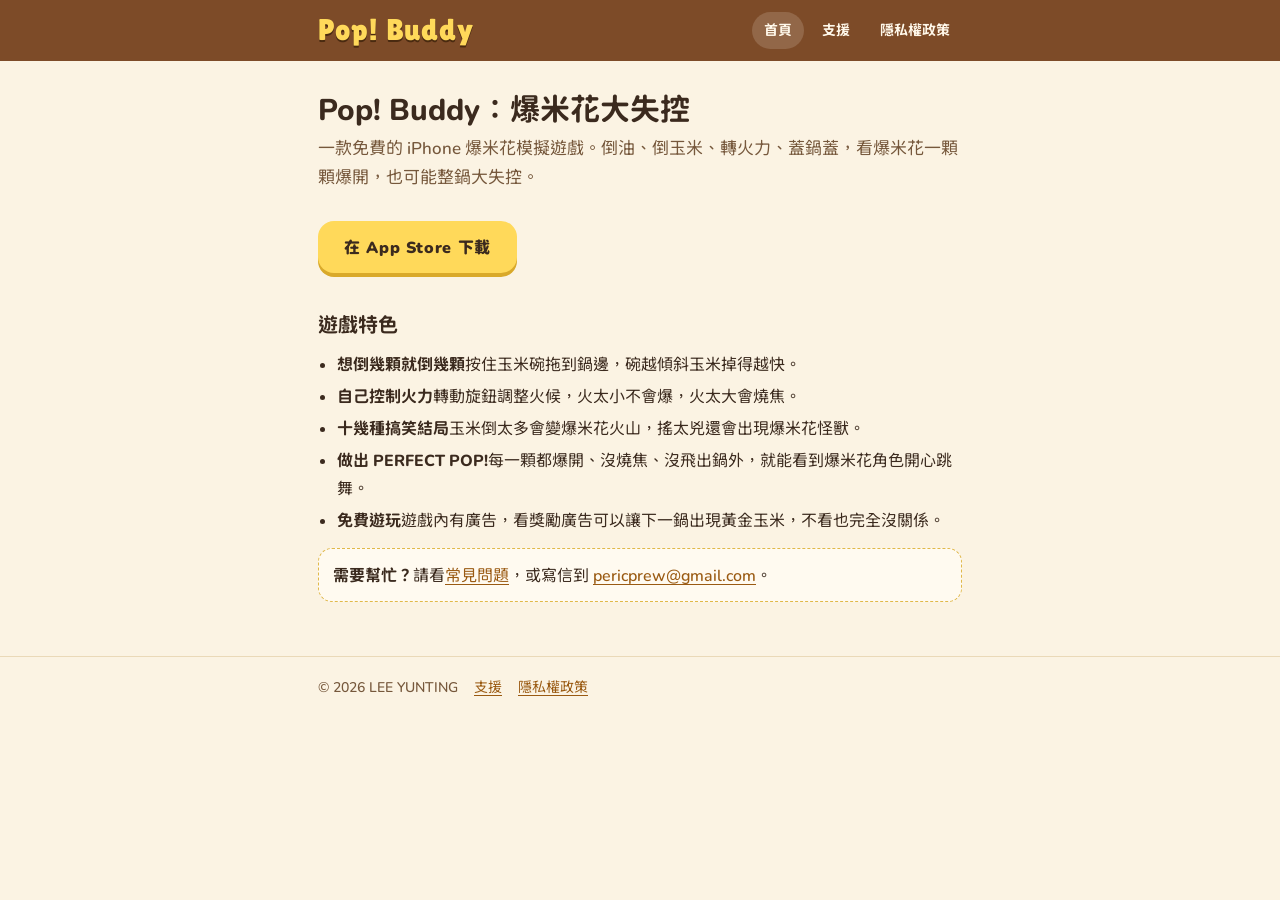
<file: index.html>
<!doctype html>
<html lang="zh-Hant-TW">
<head>
<meta charset="utf-8">
<meta name="viewport" content="width=device-width, initial-scale=1, viewport-fit=cover">
<title>Pop! Buddy — 爆米花大失控</title>
<meta name="description" content="Pop! Buddy 是一款免費的爆米花模擬遊戲：倒油、倒玉米、轉火力，看爆米花一顆顆爆開，也可能整鍋大失控。">
<link rel="icon" href="favicon.svg" type="image/svg+xml">
<link rel="preconnect" href="https://fonts.googleapis.com">
<link rel="preconnect" href="https://fonts.gstatic.com" crossorigin>
<link rel="stylesheet" href="https://fonts.googleapis.com/css2?family=Chiron+GoRound+TC:wght@500;700;900&family=Lilita+One&display=swap">
<link rel="stylesheet" href="site.css">
</head>
<body>
<header class="site"><div class="wrap">
  <a class="brand" href="index.html">Pop! Buddy</a>
  <nav class="links"><a href="index.html" aria-current="page">首頁</a><a href="support.html">支援</a><a href="privacy.html">隱私權政策</a></nav>
</div></header>
<main><div class="wrap">
<h1>Pop! Buddy：爆米花大失控</h1>
<p class="lead">一款免費的 iPhone 爆米花模擬遊戲。倒油、倒玉米、轉火力、蓋鍋蓋，看爆米花一顆顆爆開，也可能整鍋大失控。</p>
<a class="cta" href="https://apps.apple.com/app/id6826415081">在 App Store 下載</a>

<h2>遊戲特色</h2>
<ul class="tips">
  <li><b>想倒幾顆就倒幾顆</b>按住玉米碗拖到鍋邊，碗越傾斜玉米掉得越快。</li>
  <li><b>自己控制火力</b>轉動旋鈕調整火候，火太小不會爆，火太大會燒焦。</li>
  <li><b>十幾種搞笑結局</b>玉米倒太多會變爆米花火山，搖太兇還會出現爆米花怪獸。</li>
  <li><b>做出 PERFECT POP!</b>每一顆都爆開、沒燒焦、沒飛出鍋外，就能看到爆米花角色開心跳舞。</li>
  <li><b>免費遊玩</b>遊戲內有廣告，看獎勵廣告可以讓下一鍋出現黃金玉米，不看也完全沒關係。</li>
</ul>

<div class="note"><b>需要幫忙？</b>請看<a href="support.html">常見問題</a>，或寫信到 <a href="mailto:pericprew@gmail.com">pericprew@gmail.com</a>。</div>
</div></main>
<footer class="site"><div class="wrap">
  <span>© 2026 LEE YUNTING</span>
  <a href="support.html">支援</a>
  <a href="privacy.html">隱私權政策</a>
</div></footer>
</body>
</html>
</file>
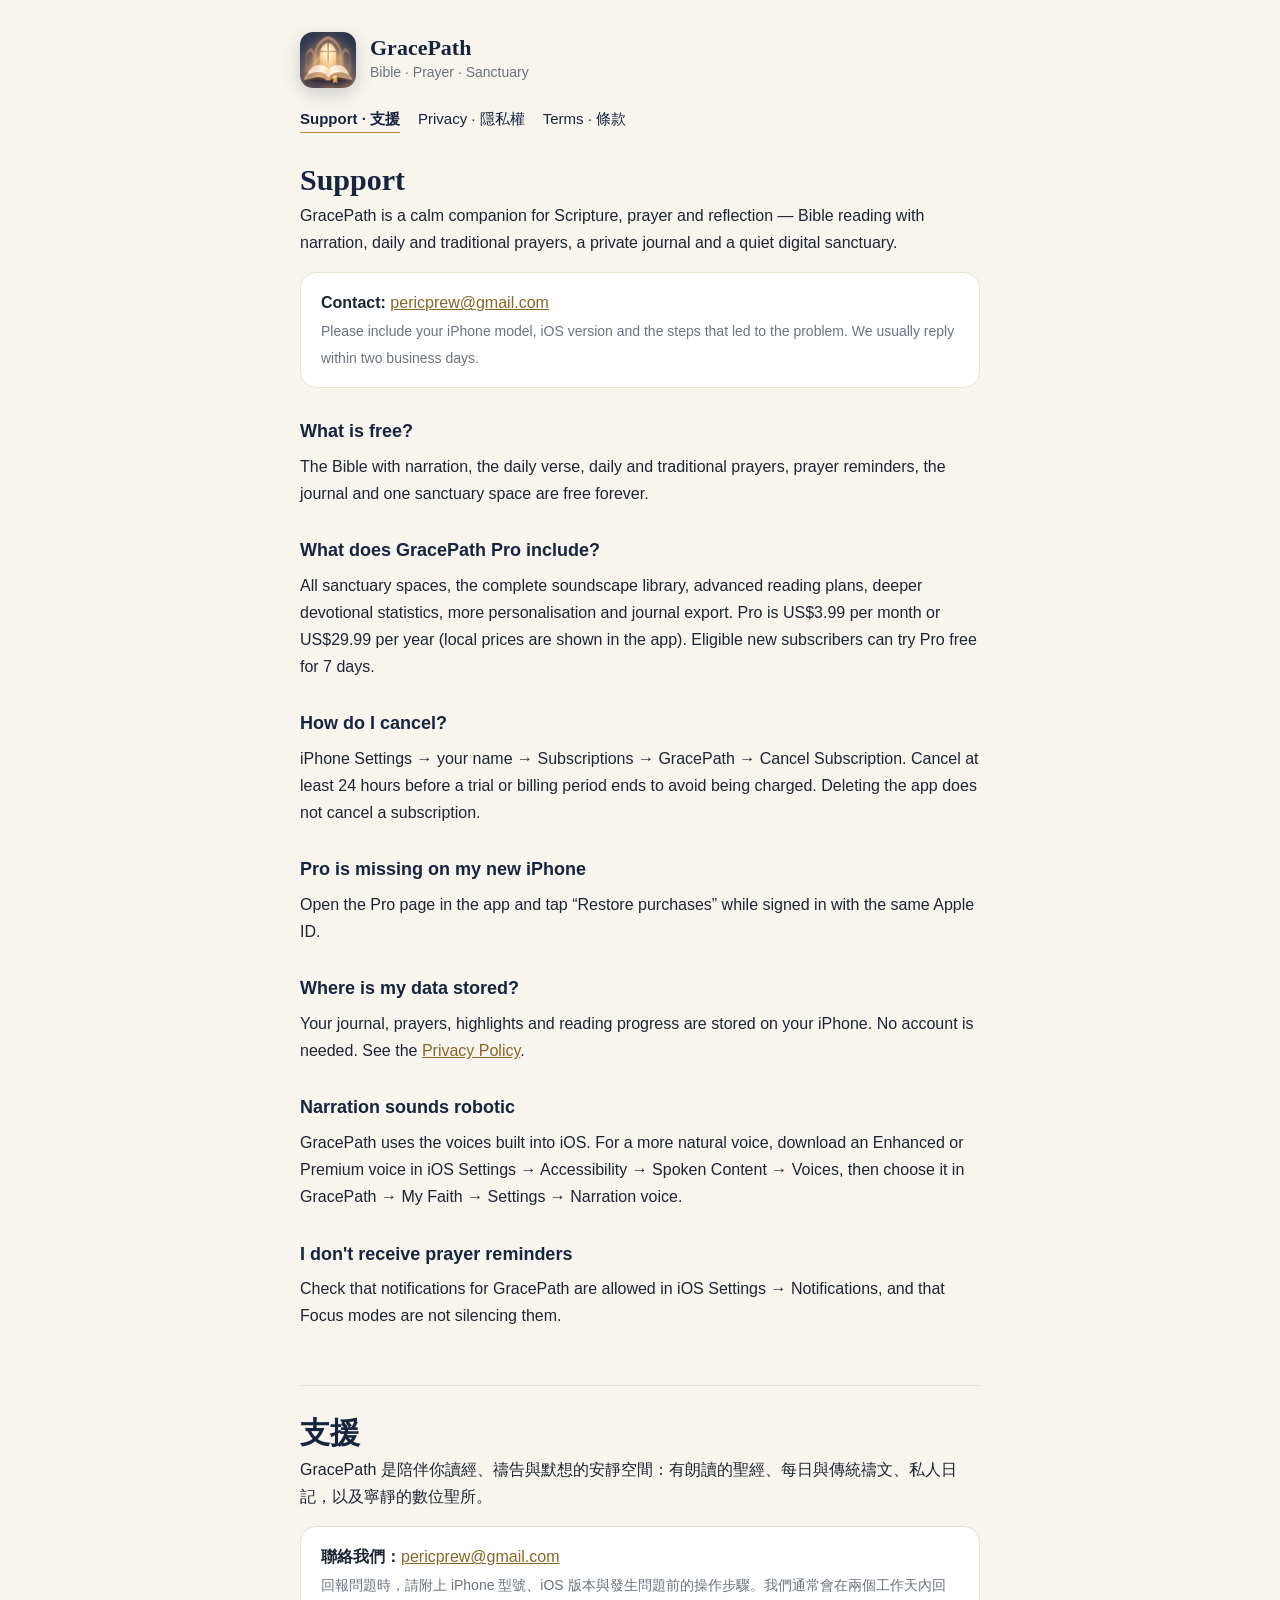
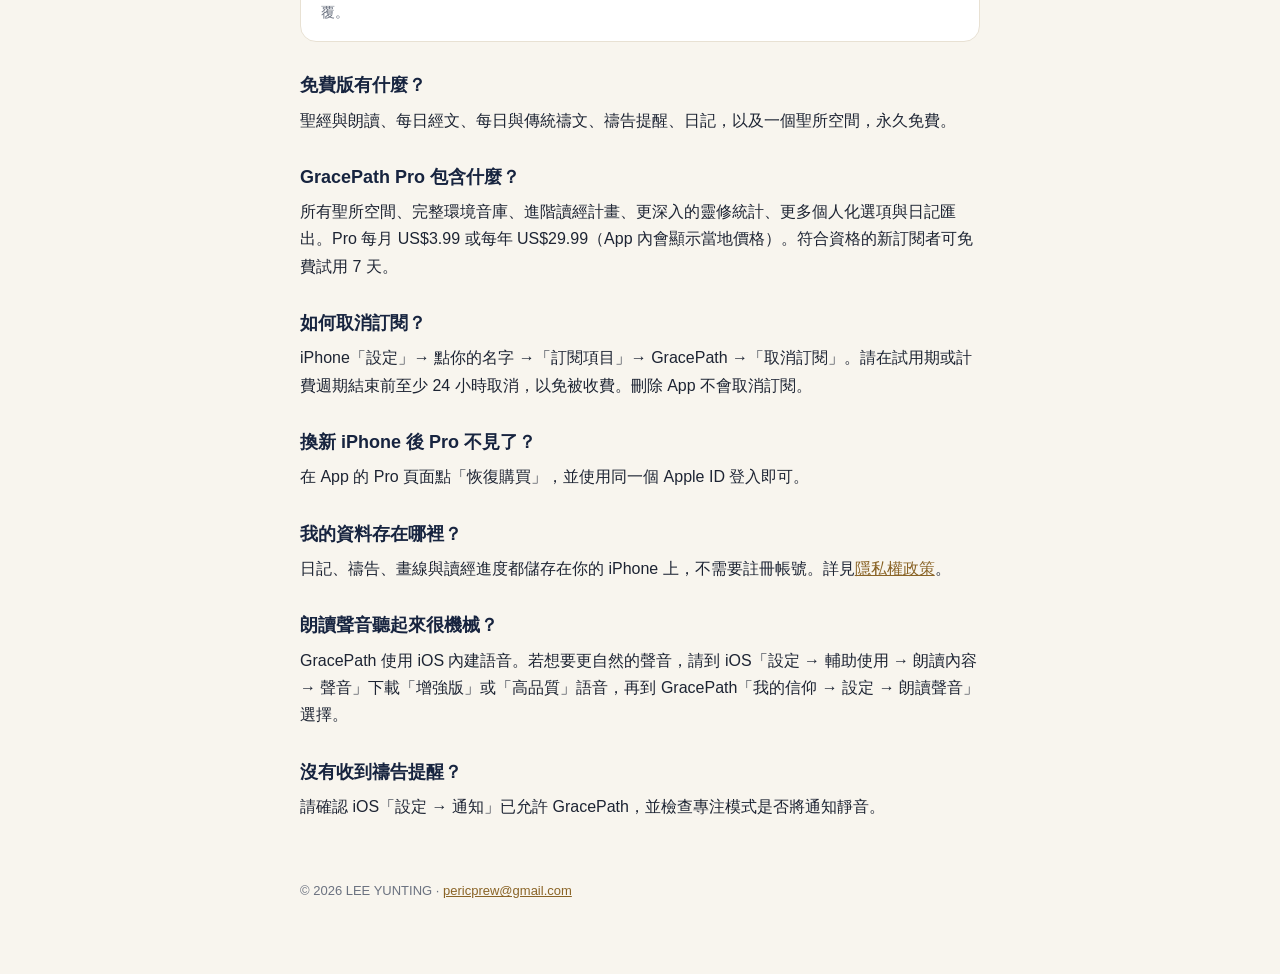
<file: gracepath/index.html>
<!doctype html>
<html lang="en">
<head>
<meta charset="utf-8">
<meta name="viewport" content="width=device-width,initial-scale=1">
<title>GracePath Support · 支援</title>
<link rel="icon" href="icon.png">
<style>
:root{--paper:#F8F5EE;--card:#FFFFFF;--navy:#17243F;--gold:#B78B43;--ink:#1D2433;--muted:#6B7280;--line:#E8E1D3}
*{box-sizing:border-box}
body{margin:0;background:var(--paper);color:var(--ink);font:16px/1.7 -apple-system,BlinkMacSystemFont,"SF Pro Text","PingFang TC","Noto Sans TC",sans-serif;-webkit-font-smoothing:antialiased}
main{max-width:720px;margin:0 auto;padding:32px 20px 72px}
header{display:flex;align-items:center;gap:14px;margin-bottom:8px}
header img{width:56px;height:56px;border-radius:13px;box-shadow:0 6px 18px rgba(23,36,63,.18)}
header .name{font:600 22px/1.2 "New York","Iowan Old Style",Georgia,serif;color:var(--navy)}
header .tag{color:var(--muted);font-size:14px}
nav{display:flex;flex-wrap:wrap;gap:6px 18px;margin:18px 0 28px;font-size:15px}
nav a{color:var(--navy);text-decoration:none;border-bottom:1px solid transparent}
nav a.on{border-bottom-color:var(--gold);font-weight:600}
h1{font:600 30px/1.25 "New York","Iowan Old Style",Georgia,serif;color:var(--navy);margin:0 0 4px}
h2{font-size:18px;color:var(--navy);margin:28px 0 6px}
p{margin:0 0 12px}
a{color:#8A6427}
.muted{color:var(--muted);font-size:14px}
.card{background:var(--card);border:1px solid var(--line);border-radius:16px;padding:16px 20px;margin:16px 0}
.lang{display:inline-block;margin-top:44px;padding-top:28px;border-top:1px solid var(--line);width:100%}
.bullet{padding-left:2px}
footer{margin-top:48px;color:var(--muted);font-size:13px}
</style>
</head>
<body><main>
<header><img src="icon.png" alt=""><div><div class="name">GracePath</div><div class="tag">Bible · Prayer · Sanctuary</div></div></header>
<nav><a href="index.html" class=on>Support · 支援</a><a href="privacy.html">Privacy · 隱私權</a><a href="terms.html">Terms · 條款</a></nav>

<h1>Support</h1>
<p>GracePath is a calm companion for Scripture, prayer and reflection — Bible reading with narration, daily and traditional prayers, a private journal and a quiet digital sanctuary.</p>
<div class="card"><b>Contact:</b> <a href="mailto:pericprew@gmail.com">pericprew@gmail.com</a><br><span class="muted">Please include your iPhone model, iOS version and the steps that led to the problem. We usually reply within two business days.</span></div>
<h2>What is free?</h2>
<p>The Bible with narration, the daily verse, daily and traditional prayers, prayer reminders, the journal and one sanctuary space are free forever.</p>
<h2>What does GracePath Pro include?</h2>
<p>All sanctuary spaces, the complete soundscape library, advanced reading plans, deeper devotional statistics, more personalisation and journal export. Pro is US$3.99 per month or US$29.99 per year (local prices are shown in the app). Eligible new subscribers can try Pro free for 7 days.</p>
<h2>How do I cancel?</h2>
<p>iPhone Settings → your name → Subscriptions → GracePath → Cancel Subscription. Cancel at least 24 hours before a trial or billing period ends to avoid being charged. Deleting the app does not cancel a subscription.</p>
<h2>Pro is missing on my new iPhone</h2>
<p>Open the Pro page in the app and tap “Restore purchases” while signed in with the same Apple ID.</p>
<h2>Where is my data stored?</h2>
<p>Your journal, prayers, highlights and reading progress are stored on your iPhone. No account is needed. See the <a href="privacy.html">Privacy Policy</a>.</p>
<h2>Narration sounds robotic</h2>
<p>GracePath uses the voices built into iOS. For a more natural voice, download an Enhanced or Premium voice in iOS Settings → Accessibility → Spoken Content → Voices, then choose it in GracePath → My Faith → Settings → Narration voice.</p>
<h2>I don't receive prayer reminders</h2>
<p>Check that notifications for GracePath are allowed in iOS Settings → Notifications, and that Focus modes are not silencing them.</p>

<section lang="zh-Hant" class="lang">
<h1>支援</h1>
<p>GracePath 是陪伴你讀經、禱告與默想的安靜空間：有朗讀的聖經、每日與傳統禱文、私人日記，以及寧靜的數位聖所。</p>
<div class="card"><b>聯絡我們：</b><a href="mailto:pericprew@gmail.com">pericprew@gmail.com</a><br><span class="muted">回報問題時，請附上 iPhone 型號、iOS 版本與發生問題前的操作步驟。我們通常會在兩個工作天內回覆。</span></div>
<h2>免費版有什麼？</h2>
<p>聖經與朗讀、每日經文、每日與傳統禱文、禱告提醒、日記，以及一個聖所空間，永久免費。</p>
<h2>GracePath Pro 包含什麼？</h2>
<p>所有聖所空間、完整環境音庫、進階讀經計畫、更深入的靈修統計、更多個人化選項與日記匯出。Pro 每月 US$3.99 或每年 US$29.99（App 內會顯示當地價格）。符合資格的新訂閱者可免費試用 7 天。</p>
<h2>如何取消訂閱？</h2>
<p>iPhone「設定」→ 點你的名字 →「訂閱項目」→ GracePath →「取消訂閱」。請在試用期或計費週期結束前至少 24 小時取消，以免被收費。刪除 App 不會取消訂閱。</p>
<h2>換新 iPhone 後 Pro 不見了？</h2>
<p>在 App 的 Pro 頁面點「恢復購買」，並使用同一個 Apple ID 登入即可。</p>
<h2>我的資料存在哪裡？</h2>
<p>日記、禱告、畫線與讀經進度都儲存在你的 iPhone 上，不需要註冊帳號。詳見<a href="privacy.html">隱私權政策</a>。</p>
<h2>朗讀聲音聽起來很機械？</h2>
<p>GracePath 使用 iOS 內建語音。若想要更自然的聲音，請到 iOS「設定 → 輔助使用 → 朗讀內容 → 聲音」下載「增強版」或「高品質」語音，再到 GracePath「我的信仰 → 設定 → 朗讀聲音」選擇。</p>
<h2>沒有收到禱告提醒？</h2>
<p>請確認 iOS「設定 → 通知」已允許 GracePath，並檢查專注模式是否將通知靜音。</p>
</section>

<footer>© 2026 LEE YUNTING · <a href="mailto:pericprew@gmail.com">pericprew@gmail.com</a></footer>
</main></body></html>
</file>
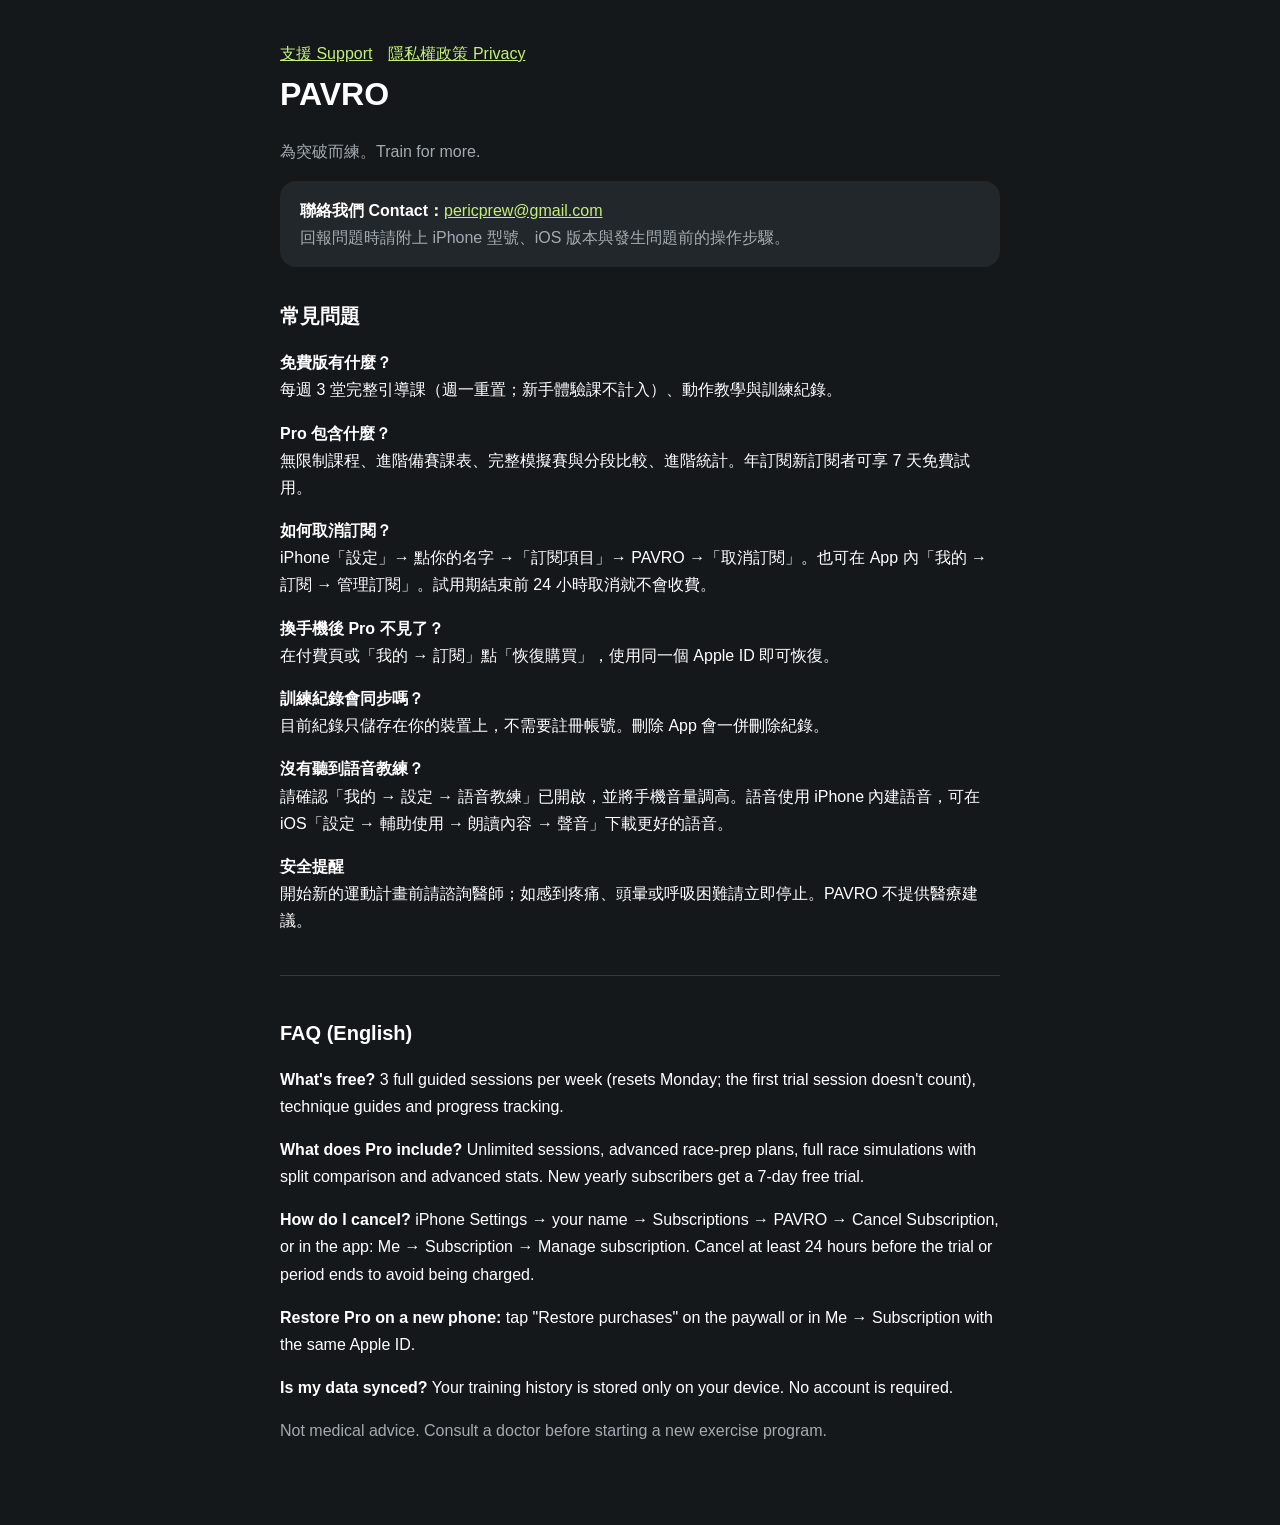
<file: pavro/index.html>
<!doctype html>
<html lang="zh-Hant">
<head>
<meta charset="utf-8">
<meta name="viewport" content="width=device-width,initial-scale=1">
<title>PAVRO 支援 Support</title>
<style>
body{margin:0;background:#15181B;color:#fff;font:16px/1.7 -apple-system,BlinkMacSystemFont,"PingFang TC","Noto Sans TC",sans-serif}
main{max-width:720px;margin:0 auto;padding:40px 20px 64px}
h1{font-size:32px;margin:0 0 4px}h2{font-size:20px;margin:32px 0 8px}
a{color:#C5EF7A}.muted{color:#A3ABB2}.card{background:#22272B;border-radius:16px;padding:16px 20px;margin:16px 0}
nav a{margin-right:16px}hr{border:0;border-top:1px solid #343B40;margin:40px 0}
</style>
</head>
<body><main>
<nav><a href="./">支援 Support</a><a href="privacy.html">隱私權政策 Privacy</a></nav>
<h1>PAVRO</h1>
<p class="muted">為突破而練。Train for more.</p>
<div class="card"><b>聯絡我們 Contact：</b><a href="mailto:pericprew@gmail.com">pericprew@gmail.com</a><br><span class="muted">回報問題時請附上 iPhone 型號、iOS 版本與發生問題前的操作步驟。</span></div>

<h2>常見問題</h2>
<p><b>免費版有什麼？</b><br>每週 3 堂完整引導課（週一重置；新手體驗課不計入）、動作教學與訓練紀錄。</p>
<p><b>Pro 包含什麼？</b><br>無限制課程、進階備賽課表、完整模擬賽與分段比較、進階統計。年訂閱新訂閱者可享 7 天免費試用。</p>
<p><b>如何取消訂閱？</b><br>iPhone「設定」→ 點你的名字 →「訂閱項目」→ PAVRO →「取消訂閱」。也可在 App 內「我的 → 訂閱 → 管理訂閱」。試用期結束前 24 小時取消就不會收費。</p>
<p><b>換手機後 Pro 不見了？</b><br>在付費頁或「我的 → 訂閱」點「恢復購買」，使用同一個 Apple ID 即可恢復。</p>
<p><b>訓練紀錄會同步嗎？</b><br>目前紀錄只儲存在你的裝置上，不需要註冊帳號。刪除 App 會一併刪除紀錄。</p>
<p><b>沒有聽到語音教練？</b><br>請確認「我的 → 設定 → 語音教練」已開啟，並將手機音量調高。語音使用 iPhone 內建語音，可在 iOS「設定 → 輔助使用 → 朗讀內容 → 聲音」下載更好的語音。</p>
<p><b>安全提醒</b><br>開始新的運動計畫前請諮詢醫師；如感到疼痛、頭暈或呼吸困難請立即停止。PAVRO 不提供醫療建議。</p>

<hr>
<h2>FAQ (English)</h2>
<p><b>What's free?</b> 3 full guided sessions per week (resets Monday; the first trial session doesn't count), technique guides and progress tracking.</p>
<p><b>What does Pro include?</b> Unlimited sessions, advanced race-prep plans, full race simulations with split comparison and advanced stats. New yearly subscribers get a 7-day free trial.</p>
<p><b>How do I cancel?</b> iPhone Settings → your name → Subscriptions → PAVRO → Cancel Subscription, or in the app: Me → Subscription → Manage subscription. Cancel at least 24 hours before the trial or period ends to avoid being charged.</p>
<p><b>Restore Pro on a new phone:</b> tap "Restore purchases" on the paywall or in Me → Subscription with the same Apple ID.</p>
<p><b>Is my data synced?</b> Your training history is stored only on your device. No account is required.</p>
<p class="muted">Not medical advice. Consult a doctor before starting a new exercise program.</p>
</main></body></html>
</file>
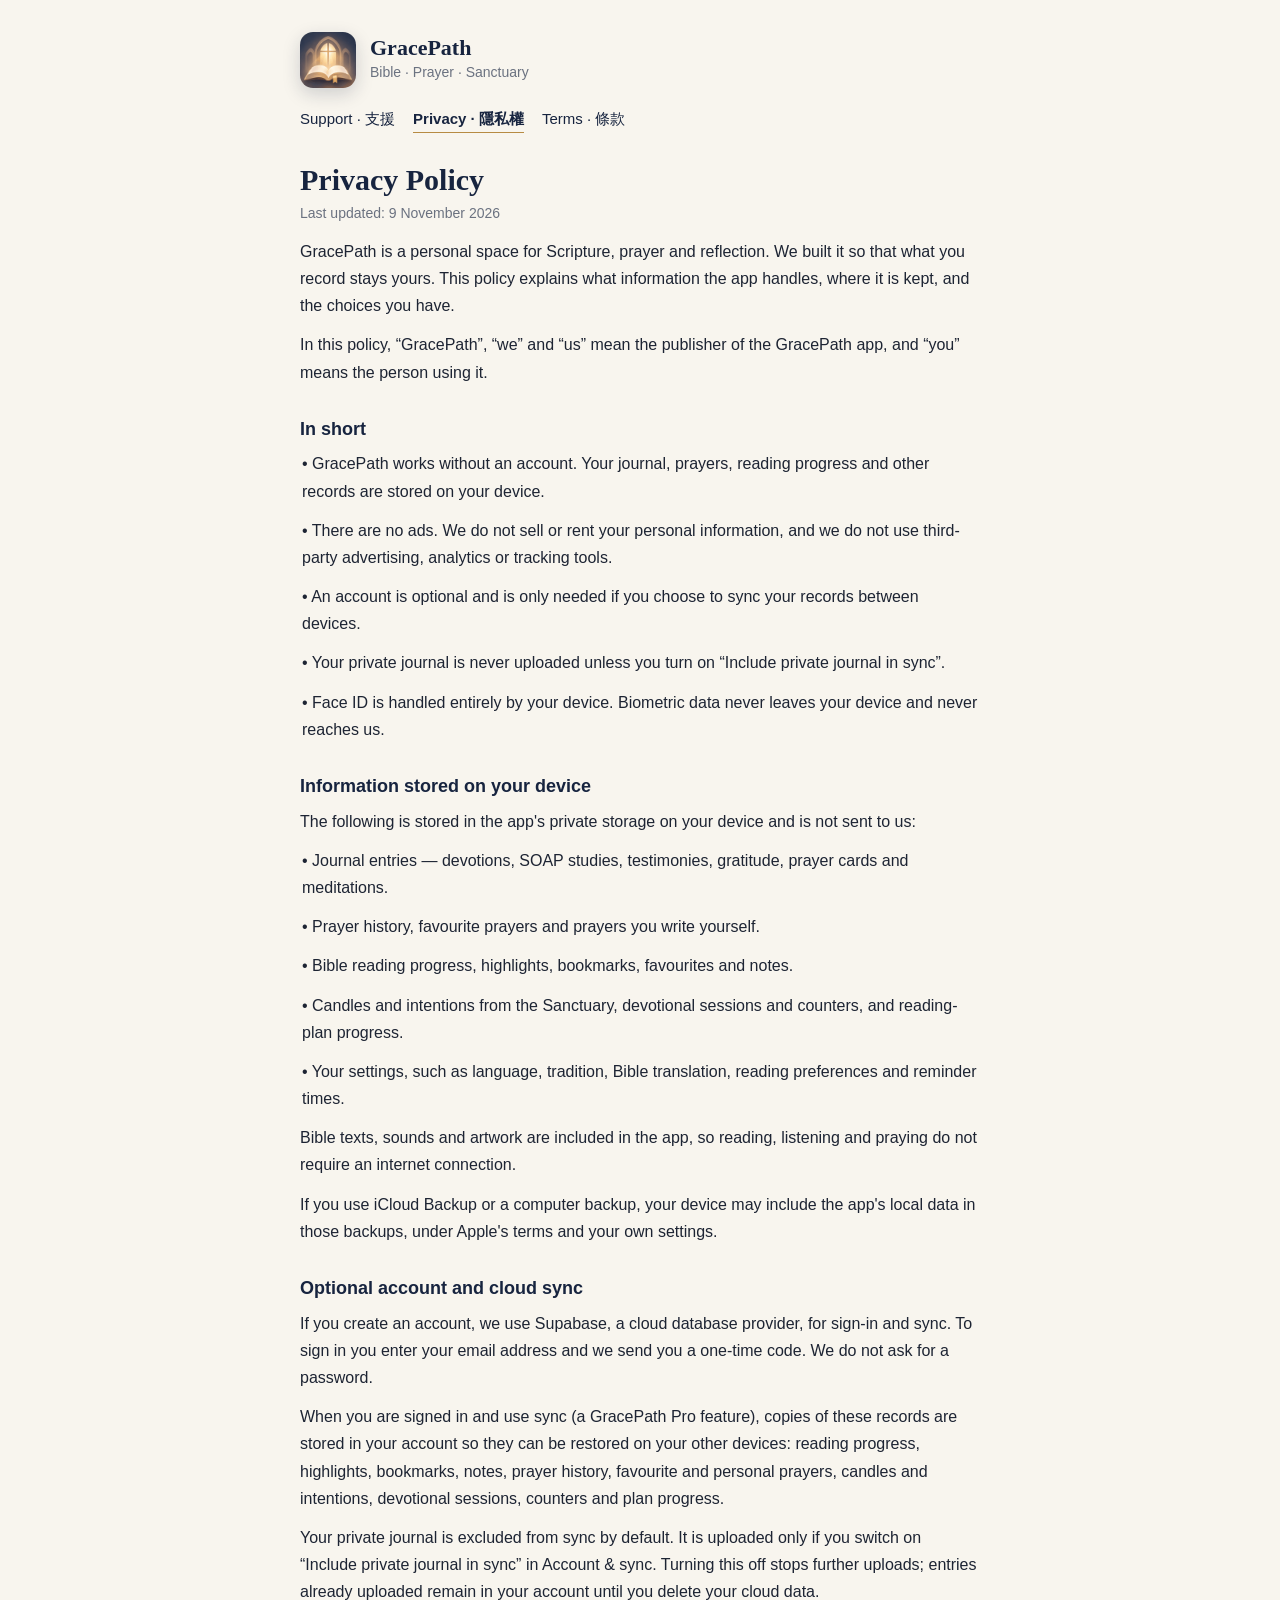
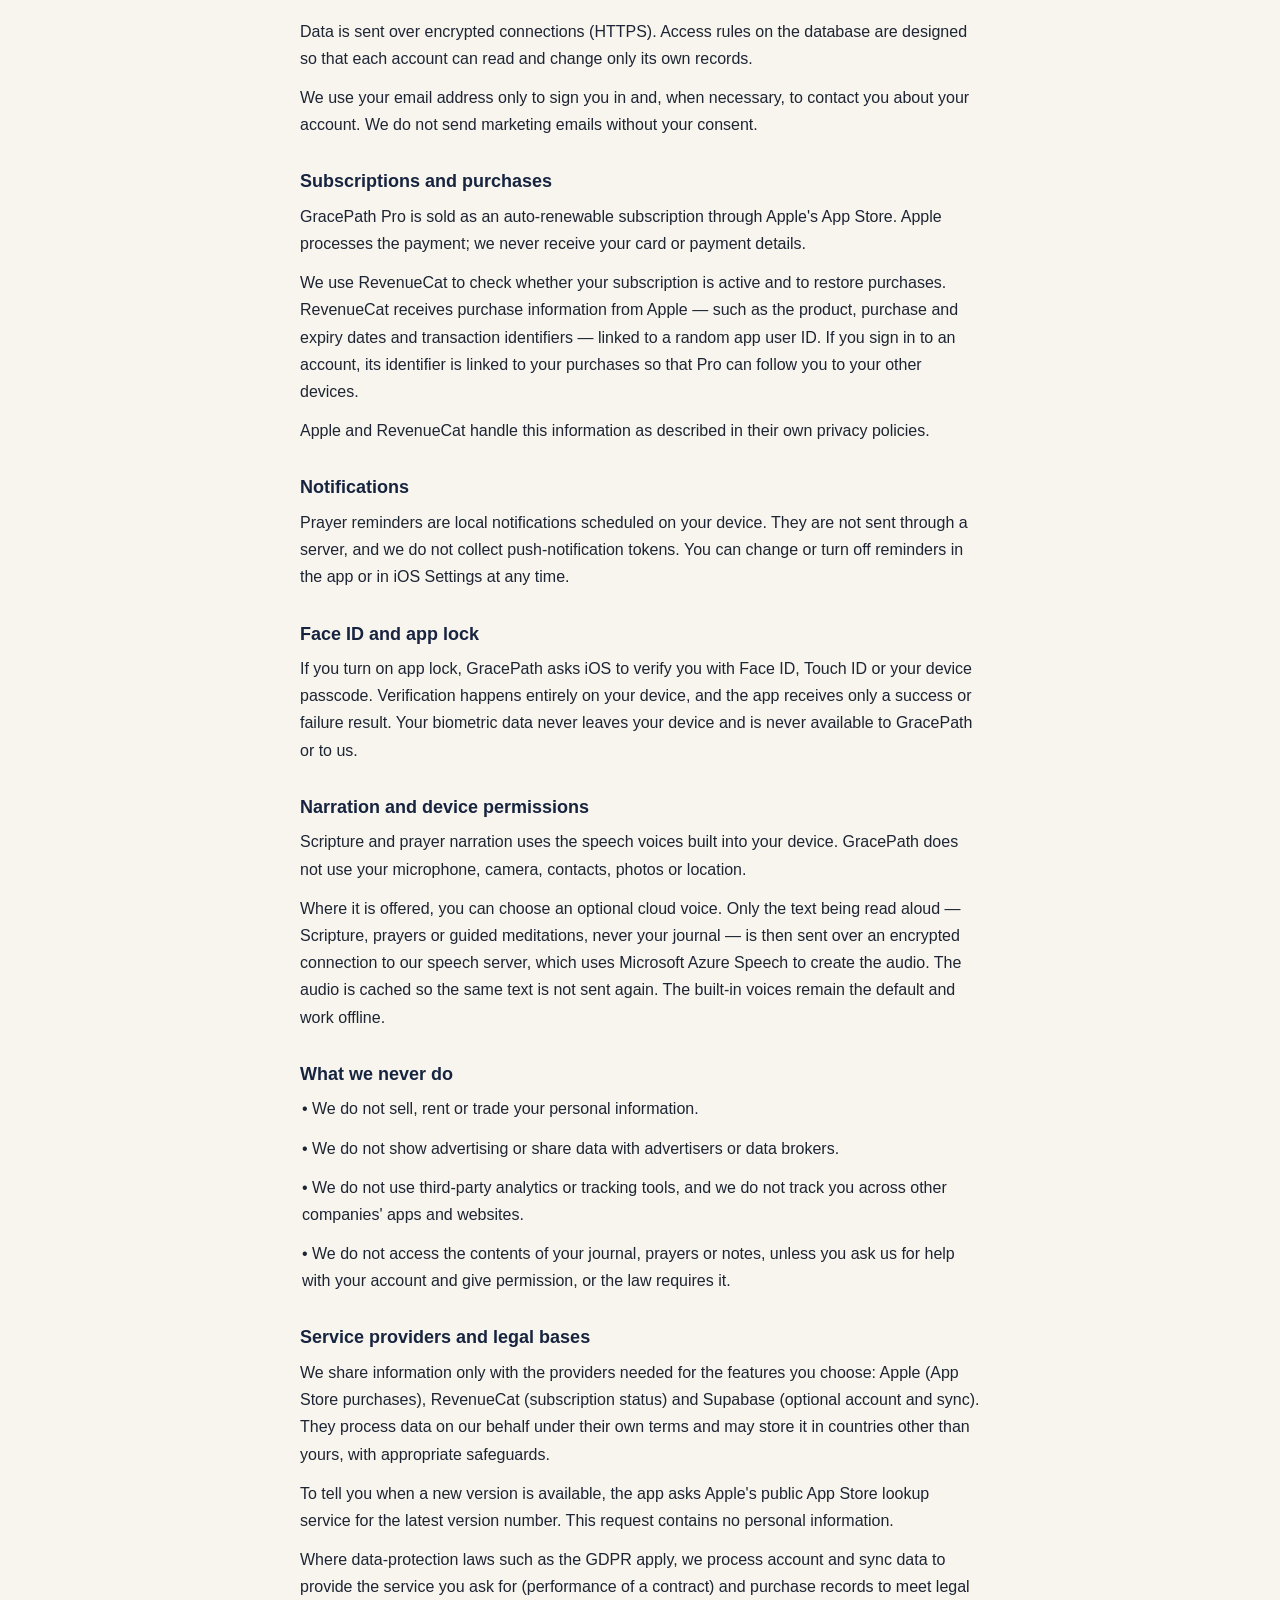
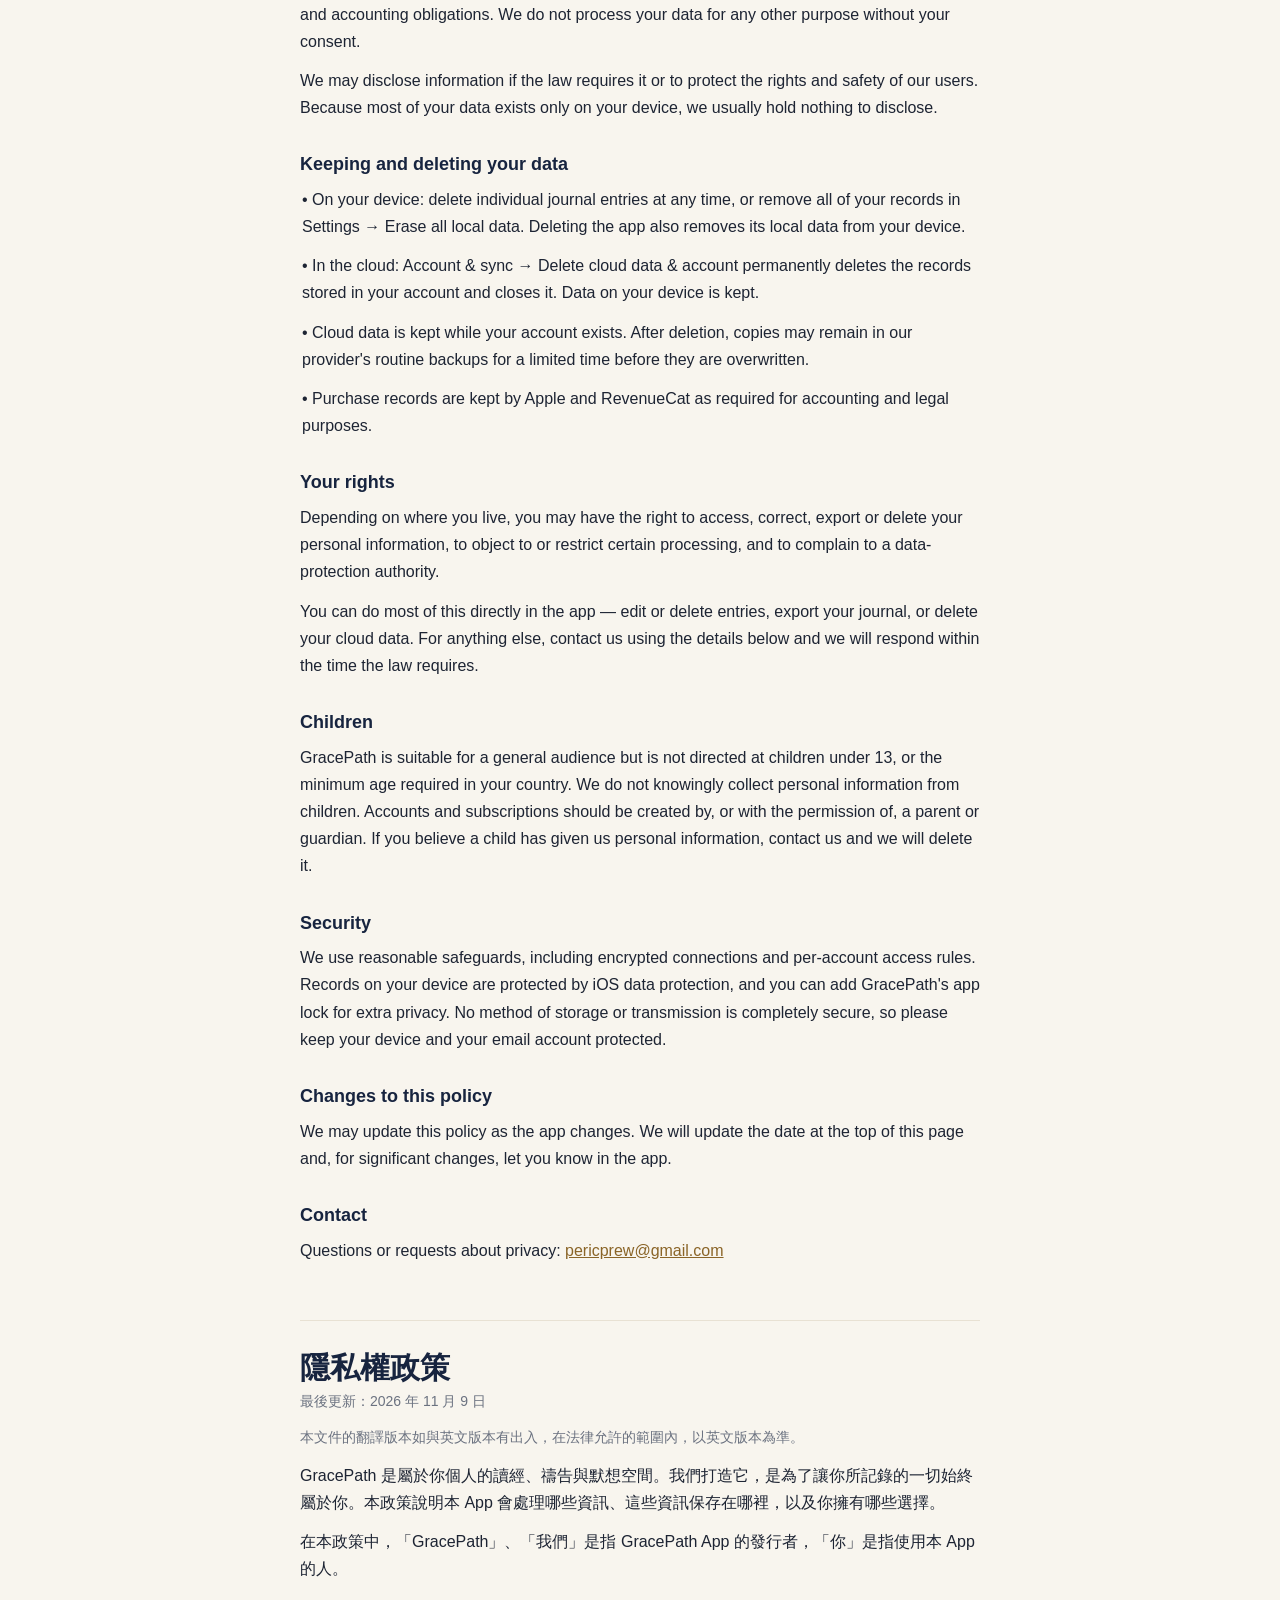
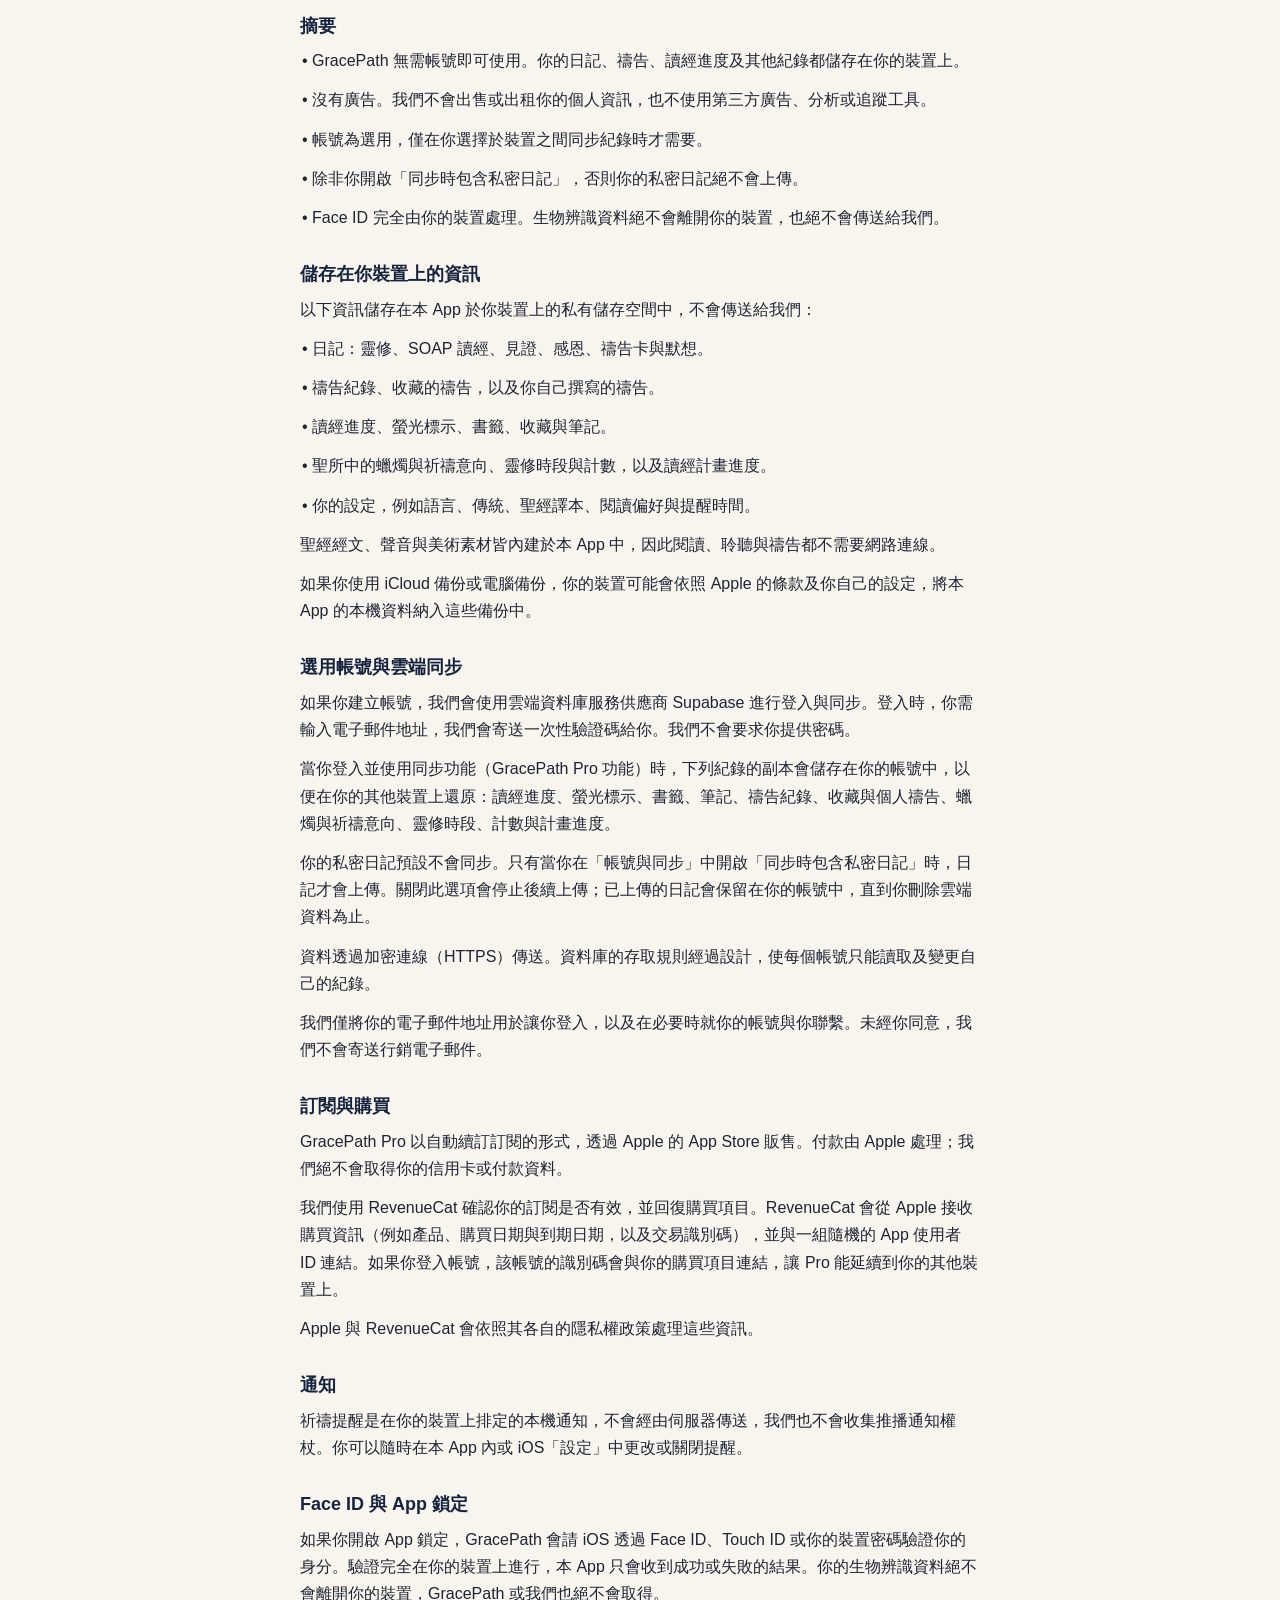
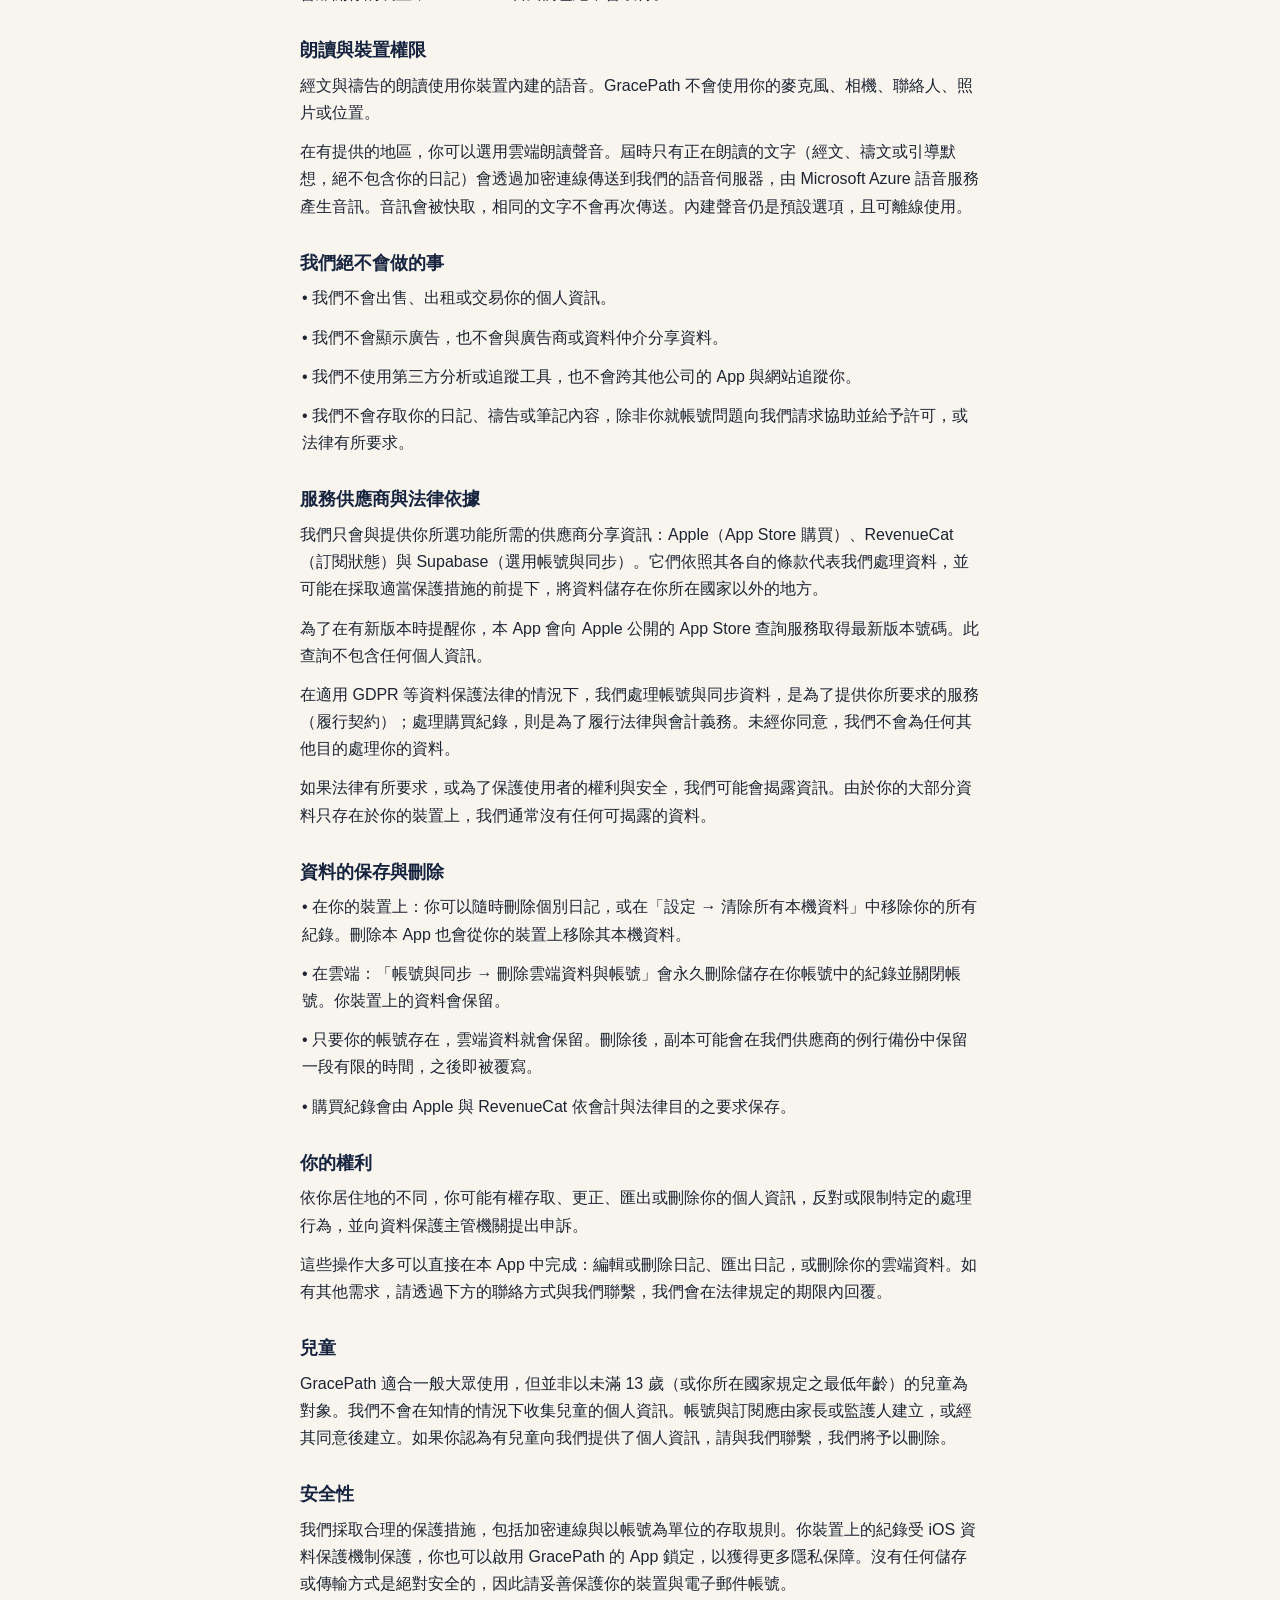
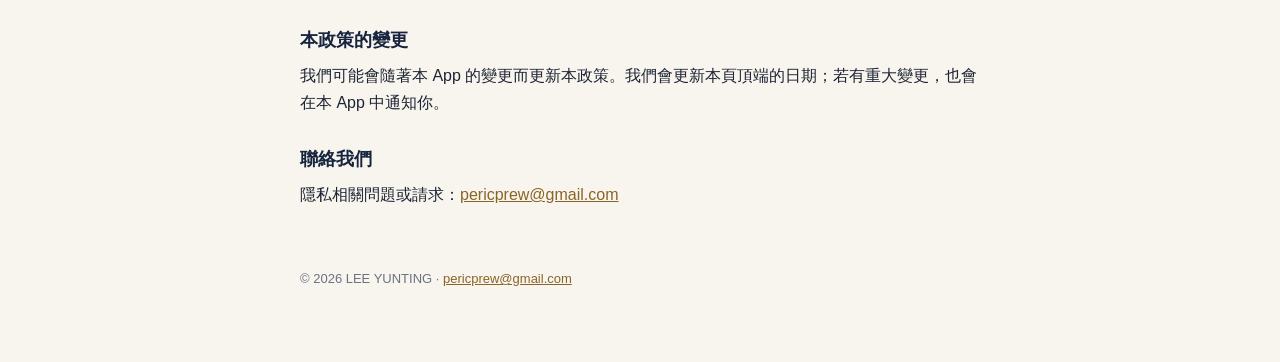
<file: gracepath/privacy.html>
<!doctype html>
<html lang="en">
<head>
<meta charset="utf-8">
<meta name="viewport" content="width=device-width,initial-scale=1">
<title>GracePath Privacy Policy · 隱私權政策</title>
<link rel="icon" href="icon.png">
<style>
:root{--paper:#F8F5EE;--card:#FFFFFF;--navy:#17243F;--gold:#B78B43;--ink:#1D2433;--muted:#6B7280;--line:#E8E1D3}
*{box-sizing:border-box}
body{margin:0;background:var(--paper);color:var(--ink);font:16px/1.7 -apple-system,BlinkMacSystemFont,"SF Pro Text","PingFang TC","Noto Sans TC",sans-serif;-webkit-font-smoothing:antialiased}
main{max-width:720px;margin:0 auto;padding:32px 20px 72px}
header{display:flex;align-items:center;gap:14px;margin-bottom:8px}
header img{width:56px;height:56px;border-radius:13px;box-shadow:0 6px 18px rgba(23,36,63,.18)}
header .name{font:600 22px/1.2 "New York","Iowan Old Style",Georgia,serif;color:var(--navy)}
header .tag{color:var(--muted);font-size:14px}
nav{display:flex;flex-wrap:wrap;gap:6px 18px;margin:18px 0 28px;font-size:15px}
nav a{color:var(--navy);text-decoration:none;border-bottom:1px solid transparent}
nav a.on{border-bottom-color:var(--gold);font-weight:600}
h1{font:600 30px/1.25 "New York","Iowan Old Style",Georgia,serif;color:var(--navy);margin:0 0 4px}
h2{font-size:18px;color:var(--navy);margin:28px 0 6px}
p{margin:0 0 12px}
a{color:#8A6427}
.muted{color:var(--muted);font-size:14px}
.card{background:var(--card);border:1px solid var(--line);border-radius:16px;padding:16px 20px;margin:16px 0}
.lang{display:inline-block;margin-top:44px;padding-top:28px;border-top:1px solid var(--line);width:100%}
.bullet{padding-left:2px}
footer{margin-top:48px;color:var(--muted);font-size:13px}
</style>
</head>
<body><main>
<header><img src="icon.png" alt=""><div><div class="name">GracePath</div><div class="tag">Bible · Prayer · Sanctuary</div></div></header>
<nav><a href="index.html">Support · 支援</a><a href="privacy.html" class=on>Privacy · 隱私權</a><a href="terms.html">Terms · 條款</a></nav>
<section lang="en">
<h1>Privacy Policy</h1>
<p class="muted">Last updated: 9 November 2026</p>
<p>GracePath is a personal space for Scripture, prayer and reflection. We built it so that what you record stays yours. This policy explains what information the app handles, where it is kept, and the choices you have.</p>
<p>In this policy, “GracePath”, “we” and “us” mean the publisher of the GracePath app, and “you” means the person using it.</p>
<h2>In short</h2>
<p class="bullet">• GracePath works without an account. Your journal, prayers, reading progress and other records are stored on your device.</p>
<p class="bullet">• There are no ads. We do not sell or rent your personal information, and we do not use third-party advertising, analytics or tracking tools.</p>
<p class="bullet">• An account is optional and is only needed if you choose to sync your records between devices.</p>
<p class="bullet">• Your private journal is never uploaded unless you turn on “Include private journal in sync”.</p>
<p class="bullet">• Face ID is handled entirely by your device. Biometric data never leaves your device and never reaches us.</p>
<h2>Information stored on your device</h2>
<p>The following is stored in the app's private storage on your device and is not sent to us:</p>
<p class="bullet">• Journal entries — devotions, SOAP studies, testimonies, gratitude, prayer cards and meditations.</p>
<p class="bullet">• Prayer history, favourite prayers and prayers you write yourself.</p>
<p class="bullet">• Bible reading progress, highlights, bookmarks, favourites and notes.</p>
<p class="bullet">• Candles and intentions from the Sanctuary, devotional sessions and counters, and reading-plan progress.</p>
<p class="bullet">• Your settings, such as language, tradition, Bible translation, reading preferences and reminder times.</p>
<p>Bible texts, sounds and artwork are included in the app, so reading, listening and praying do not require an internet connection.</p>
<p>If you use iCloud Backup or a computer backup, your device may include the app's local data in those backups, under Apple's terms and your own settings.</p>
<h2>Optional account and cloud sync</h2>
<p>If you create an account, we use Supabase, a cloud database provider, for sign-in and sync. To sign in you enter your email address and we send you a one-time code. We do not ask for a password.</p>
<p>When you are signed in and use sync (a GracePath Pro feature), copies of these records are stored in your account so they can be restored on your other devices: reading progress, highlights, bookmarks, notes, prayer history, favourite and personal prayers, candles and intentions, devotional sessions, counters and plan progress.</p>
<p>Your private journal is excluded from sync by default. It is uploaded only if you switch on “Include private journal in sync” in Account &amp; sync. Turning this off stops further uploads; entries already uploaded remain in your account until you delete your cloud data.</p>
<p>Data is sent over encrypted connections (HTTPS). Access rules on the database are designed so that each account can read and change only its own records.</p>
<p>We use your email address only to sign you in and, when necessary, to contact you about your account. We do not send marketing emails without your consent.</p>
<h2>Subscriptions and purchases</h2>
<p>GracePath Pro is sold as an auto-renewable subscription through Apple's App Store. Apple processes the payment; we never receive your card or payment details.</p>
<p>We use RevenueCat to check whether your subscription is active and to restore purchases. RevenueCat receives purchase information from Apple — such as the product, purchase and expiry dates and transaction identifiers — linked to a random app user ID. If you sign in to an account, its identifier is linked to your purchases so that Pro can follow you to your other devices.</p>
<p>Apple and RevenueCat handle this information as described in their own privacy policies.</p>
<h2>Notifications</h2>
<p>Prayer reminders are local notifications scheduled on your device. They are not sent through a server, and we do not collect push-notification tokens. You can change or turn off reminders in the app or in iOS Settings at any time.</p>
<h2>Face ID and app lock</h2>
<p>If you turn on app lock, GracePath asks iOS to verify you with Face ID, Touch ID or your device passcode. Verification happens entirely on your device, and the app receives only a success or failure result. Your biometric data never leaves your device and is never available to GracePath or to us.</p>
<h2>Narration and device permissions</h2>
<p>Scripture and prayer narration uses the speech voices built into your device. GracePath does not use your microphone, camera, contacts, photos or location.</p>
<p>Where it is offered, you can choose an optional cloud voice. Only the text being read aloud — Scripture, prayers or guided meditations, never your journal — is then sent over an encrypted connection to our speech server, which uses Microsoft Azure Speech to create the audio. The audio is cached so the same text is not sent again. The built-in voices remain the default and work offline.</p>
<h2>What we never do</h2>
<p class="bullet">• We do not sell, rent or trade your personal information.</p>
<p class="bullet">• We do not show advertising or share data with advertisers or data brokers.</p>
<p class="bullet">• We do not use third-party analytics or tracking tools, and we do not track you across other companies' apps and websites.</p>
<p class="bullet">• We do not access the contents of your journal, prayers or notes, unless you ask us for help with your account and give permission, or the law requires it.</p>
<h2>Service providers and legal bases</h2>
<p>We share information only with the providers needed for the features you choose: Apple (App Store purchases), RevenueCat (subscription status) and Supabase (optional account and sync). They process data on our behalf under their own terms and may store it in countries other than yours, with appropriate safeguards.</p>
<p>To tell you when a new version is available, the app asks Apple's public App Store lookup service for the latest version number. This request contains no personal information.</p>
<p>Where data-protection laws such as the GDPR apply, we process account and sync data to provide the service you ask for (performance of a contract) and purchase records to meet legal and accounting obligations. We do not process your data for any other purpose without your consent.</p>
<p>We may disclose information if the law requires it or to protect the rights and safety of our users. Because most of your data exists only on your device, we usually hold nothing to disclose.</p>
<h2>Keeping and deleting your data</h2>
<p class="bullet">• On your device: delete individual journal entries at any time, or remove all of your records in Settings → Erase all local data. Deleting the app also removes its local data from your device.</p>
<p class="bullet">• In the cloud: Account &amp; sync → Delete cloud data &amp; account permanently deletes the records stored in your account and closes it. Data on your device is kept.</p>
<p class="bullet">• Cloud data is kept while your account exists. After deletion, copies may remain in our provider's routine backups for a limited time before they are overwritten.</p>
<p class="bullet">• Purchase records are kept by Apple and RevenueCat as required for accounting and legal purposes.</p>
<h2>Your rights</h2>
<p>Depending on where you live, you may have the right to access, correct, export or delete your personal information, to object to or restrict certain processing, and to complain to a data-protection authority.</p>
<p>You can do most of this directly in the app — edit or delete entries, export your journal, or delete your cloud data. For anything else, contact us using the details below and we will respond within the time the law requires.</p>
<h2>Children</h2>
<p>GracePath is suitable for a general audience but is not directed at children under 13, or the minimum age required in your country. We do not knowingly collect personal information from children. Accounts and subscriptions should be created by, or with the permission of, a parent or guardian. If you believe a child has given us personal information, contact us and we will delete it.</p>
<h2>Security</h2>
<p>We use reasonable safeguards, including encrypted connections and per-account access rules. Records on your device are protected by iOS data protection, and you can add GracePath's app lock for extra privacy. No method of storage or transmission is completely secure, so please keep your device and your email account protected.</p>
<h2>Changes to this policy</h2>
<p>We may update this policy as the app changes. We will update the date at the top of this page and, for significant changes, let you know in the app.</p>
<h2>Contact</h2>
<p>Questions or requests about privacy: <a href="mailto:pericprew@gmail.com">pericprew@gmail.com</a></p>
</section>
<section lang="zh-Hant" class="lang">
<h1>隱私權政策</h1>
<p class="muted">最後更新：2026 年 11 月 9 日</p>
<p class="muted">本文件的翻譯版本如與英文版本有出入，在法律允許的範圍內，以英文版本為準。</p>
<p>GracePath 是屬於你個人的讀經、禱告與默想空間。我們打造它，是為了讓你所記錄的一切始終屬於你。本政策說明本 App 會處理哪些資訊、這些資訊保存在哪裡，以及你擁有哪些選擇。</p>
<p>在本政策中，「GracePath」、「我們」是指 GracePath App 的發行者，「你」是指使用本 App 的人。</p>
<h2>摘要</h2>
<p class="bullet">• GracePath 無需帳號即可使用。你的日記、禱告、讀經進度及其他紀錄都儲存在你的裝置上。</p>
<p class="bullet">• 沒有廣告。我們不會出售或出租你的個人資訊，也不使用第三方廣告、分析或追蹤工具。</p>
<p class="bullet">• 帳號為選用，僅在你選擇於裝置之間同步紀錄時才需要。</p>
<p class="bullet">• 除非你開啟「同步時包含私密日記」，否則你的私密日記絕不會上傳。</p>
<p class="bullet">• Face ID 完全由你的裝置處理。生物辨識資料絕不會離開你的裝置，也絕不會傳送給我們。</p>
<h2>儲存在你裝置上的資訊</h2>
<p>以下資訊儲存在本 App 於你裝置上的私有儲存空間中，不會傳送給我們：</p>
<p class="bullet">• 日記：靈修、SOAP 讀經、見證、感恩、禱告卡與默想。</p>
<p class="bullet">• 禱告紀錄、收藏的禱告，以及你自己撰寫的禱告。</p>
<p class="bullet">• 讀經進度、螢光標示、書籤、收藏與筆記。</p>
<p class="bullet">• 聖所中的蠟燭與祈禱意向、靈修時段與計數，以及讀經計畫進度。</p>
<p class="bullet">• 你的設定，例如語言、傳統、聖經譯本、閱讀偏好與提醒時間。</p>
<p>聖經經文、聲音與美術素材皆內建於本 App 中，因此閱讀、聆聽與禱告都不需要網路連線。</p>
<p>如果你使用 iCloud 備份或電腦備份，你的裝置可能會依照 Apple 的條款及你自己的設定，將本 App 的本機資料納入這些備份中。</p>
<h2>選用帳號與雲端同步</h2>
<p>如果你建立帳號，我們會使用雲端資料庫服務供應商 Supabase 進行登入與同步。登入時，你需輸入電子郵件地址，我們會寄送一次性驗證碼給你。我們不會要求你提供密碼。</p>
<p>當你登入並使用同步功能（GracePath Pro 功能）時，下列紀錄的副本會儲存在你的帳號中，以便在你的其他裝置上還原：讀經進度、螢光標示、書籤、筆記、禱告紀錄、收藏與個人禱告、蠟燭與祈禱意向、靈修時段、計數與計畫進度。</p>
<p>你的私密日記預設不會同步。只有當你在「帳號與同步」中開啟「同步時包含私密日記」時，日記才會上傳。關閉此選項會停止後續上傳；已上傳的日記會保留在你的帳號中，直到你刪除雲端資料為止。</p>
<p>資料透過加密連線（HTTPS）傳送。資料庫的存取規則經過設計，使每個帳號只能讀取及變更自己的紀錄。</p>
<p>我們僅將你的電子郵件地址用於讓你登入，以及在必要時就你的帳號與你聯繫。未經你同意，我們不會寄送行銷電子郵件。</p>
<h2>訂閱與購買</h2>
<p>GracePath Pro 以自動續訂訂閱的形式，透過 Apple 的 App Store 販售。付款由 Apple 處理；我們絕不會取得你的信用卡或付款資料。</p>
<p>我們使用 RevenueCat 確認你的訂閱是否有效，並回復購買項目。RevenueCat 會從 Apple 接收購買資訊（例如產品、購買日期與到期日期，以及交易識別碼），並與一組隨機的 App 使用者 ID 連結。如果你登入帳號，該帳號的識別碼會與你的購買項目連結，讓 Pro 能延續到你的其他裝置上。</p>
<p>Apple 與 RevenueCat 會依照其各自的隱私權政策處理這些資訊。</p>
<h2>通知</h2>
<p>祈禱提醒是在你的裝置上排定的本機通知，不會經由伺服器傳送，我們也不會收集推播通知權杖。你可以隨時在本 App 內或 iOS「設定」中更改或關閉提醒。</p>
<h2>Face ID 與 App 鎖定</h2>
<p>如果你開啟 App 鎖定，GracePath 會請 iOS 透過 Face ID、Touch ID 或你的裝置密碼驗證你的身分。驗證完全在你的裝置上進行，本 App 只會收到成功或失敗的結果。你的生物辨識資料絕不會離開你的裝置，GracePath 或我們也絕不會取得。</p>
<h2>朗讀與裝置權限</h2>
<p>經文與禱告的朗讀使用你裝置內建的語音。GracePath 不會使用你的麥克風、相機、聯絡人、照片或位置。</p>
<p>在有提供的地區，你可以選用雲端朗讀聲音。屆時只有正在朗讀的文字（經文、禱文或引導默想，絕不包含你的日記）會透過加密連線傳送到我們的語音伺服器，由 Microsoft Azure 語音服務產生音訊。音訊會被快取，相同的文字不會再次傳送。內建聲音仍是預設選項，且可離線使用。</p>
<h2>我們絕不會做的事</h2>
<p class="bullet">• 我們不會出售、出租或交易你的個人資訊。</p>
<p class="bullet">• 我們不會顯示廣告，也不會與廣告商或資料仲介分享資料。</p>
<p class="bullet">• 我們不使用第三方分析或追蹤工具，也不會跨其他公司的 App 與網站追蹤你。</p>
<p class="bullet">• 我們不會存取你的日記、禱告或筆記內容，除非你就帳號問題向我們請求協助並給予許可，或法律有所要求。</p>
<h2>服務供應商與法律依據</h2>
<p>我們只會與提供你所選功能所需的供應商分享資訊：Apple（App Store 購買）、RevenueCat（訂閱狀態）與 Supabase（選用帳號與同步）。它們依照其各自的條款代表我們處理資料，並可能在採取適當保護措施的前提下，將資料儲存在你所在國家以外的地方。</p>
<p>為了在有新版本時提醒你，本 App 會向 Apple 公開的 App Store 查詢服務取得最新版本號碼。此查詢不包含任何個人資訊。</p>
<p>在適用 GDPR 等資料保護法律的情況下，我們處理帳號與同步資料，是為了提供你所要求的服務（履行契約）；處理購買紀錄，則是為了履行法律與會計義務。未經你同意，我們不會為任何其他目的處理你的資料。</p>
<p>如果法律有所要求，或為了保護使用者的權利與安全，我們可能會揭露資訊。由於你的大部分資料只存在於你的裝置上，我們通常沒有任何可揭露的資料。</p>
<h2>資料的保存與刪除</h2>
<p class="bullet">• 在你的裝置上：你可以隨時刪除個別日記，或在「設定 → 清除所有本機資料」中移除你的所有紀錄。刪除本 App 也會從你的裝置上移除其本機資料。</p>
<p class="bullet">• 在雲端：「帳號與同步 → 刪除雲端資料與帳號」會永久刪除儲存在你帳號中的紀錄並關閉帳號。你裝置上的資料會保留。</p>
<p class="bullet">• 只要你的帳號存在，雲端資料就會保留。刪除後，副本可能會在我們供應商的例行備份中保留一段有限的時間，之後即被覆寫。</p>
<p class="bullet">• 購買紀錄會由 Apple 與 RevenueCat 依會計與法律目的之要求保存。</p>
<h2>你的權利</h2>
<p>依你居住地的不同，你可能有權存取、更正、匯出或刪除你的個人資訊，反對或限制特定的處理行為，並向資料保護主管機關提出申訴。</p>
<p>這些操作大多可以直接在本 App 中完成：編輯或刪除日記、匯出日記，或刪除你的雲端資料。如有其他需求，請透過下方的聯絡方式與我們聯繫，我們會在法律規定的期限內回覆。</p>
<h2>兒童</h2>
<p>GracePath 適合一般大眾使用，但並非以未滿 13 歲（或你所在國家規定之最低年齡）的兒童為對象。我們不會在知情的情況下收集兒童的個人資訊。帳號與訂閱應由家長或監護人建立，或經其同意後建立。如果你認為有兒童向我們提供了個人資訊，請與我們聯繫，我們將予以刪除。</p>
<h2>安全性</h2>
<p>我們採取合理的保護措施，包括加密連線與以帳號為單位的存取規則。你裝置上的紀錄受 iOS 資料保護機制保護，你也可以啟用 GracePath 的 App 鎖定，以獲得更多隱私保障。沒有任何儲存或傳輸方式是絕對安全的，因此請妥善保護你的裝置與電子郵件帳號。</p>
<h2>本政策的變更</h2>
<p>我們可能會隨著本 App 的變更而更新本政策。我們會更新本頁頂端的日期；若有重大變更，也會在本 App 中通知你。</p>
<h2>聯絡我們</h2>
<p>隱私相關問題或請求：<a href="mailto:pericprew@gmail.com">pericprew@gmail.com</a></p>
</section>
<footer>© 2026 LEE YUNTING · <a href="mailto:pericprew@gmail.com">pericprew@gmail.com</a></footer>
</main></body></html>
</file>
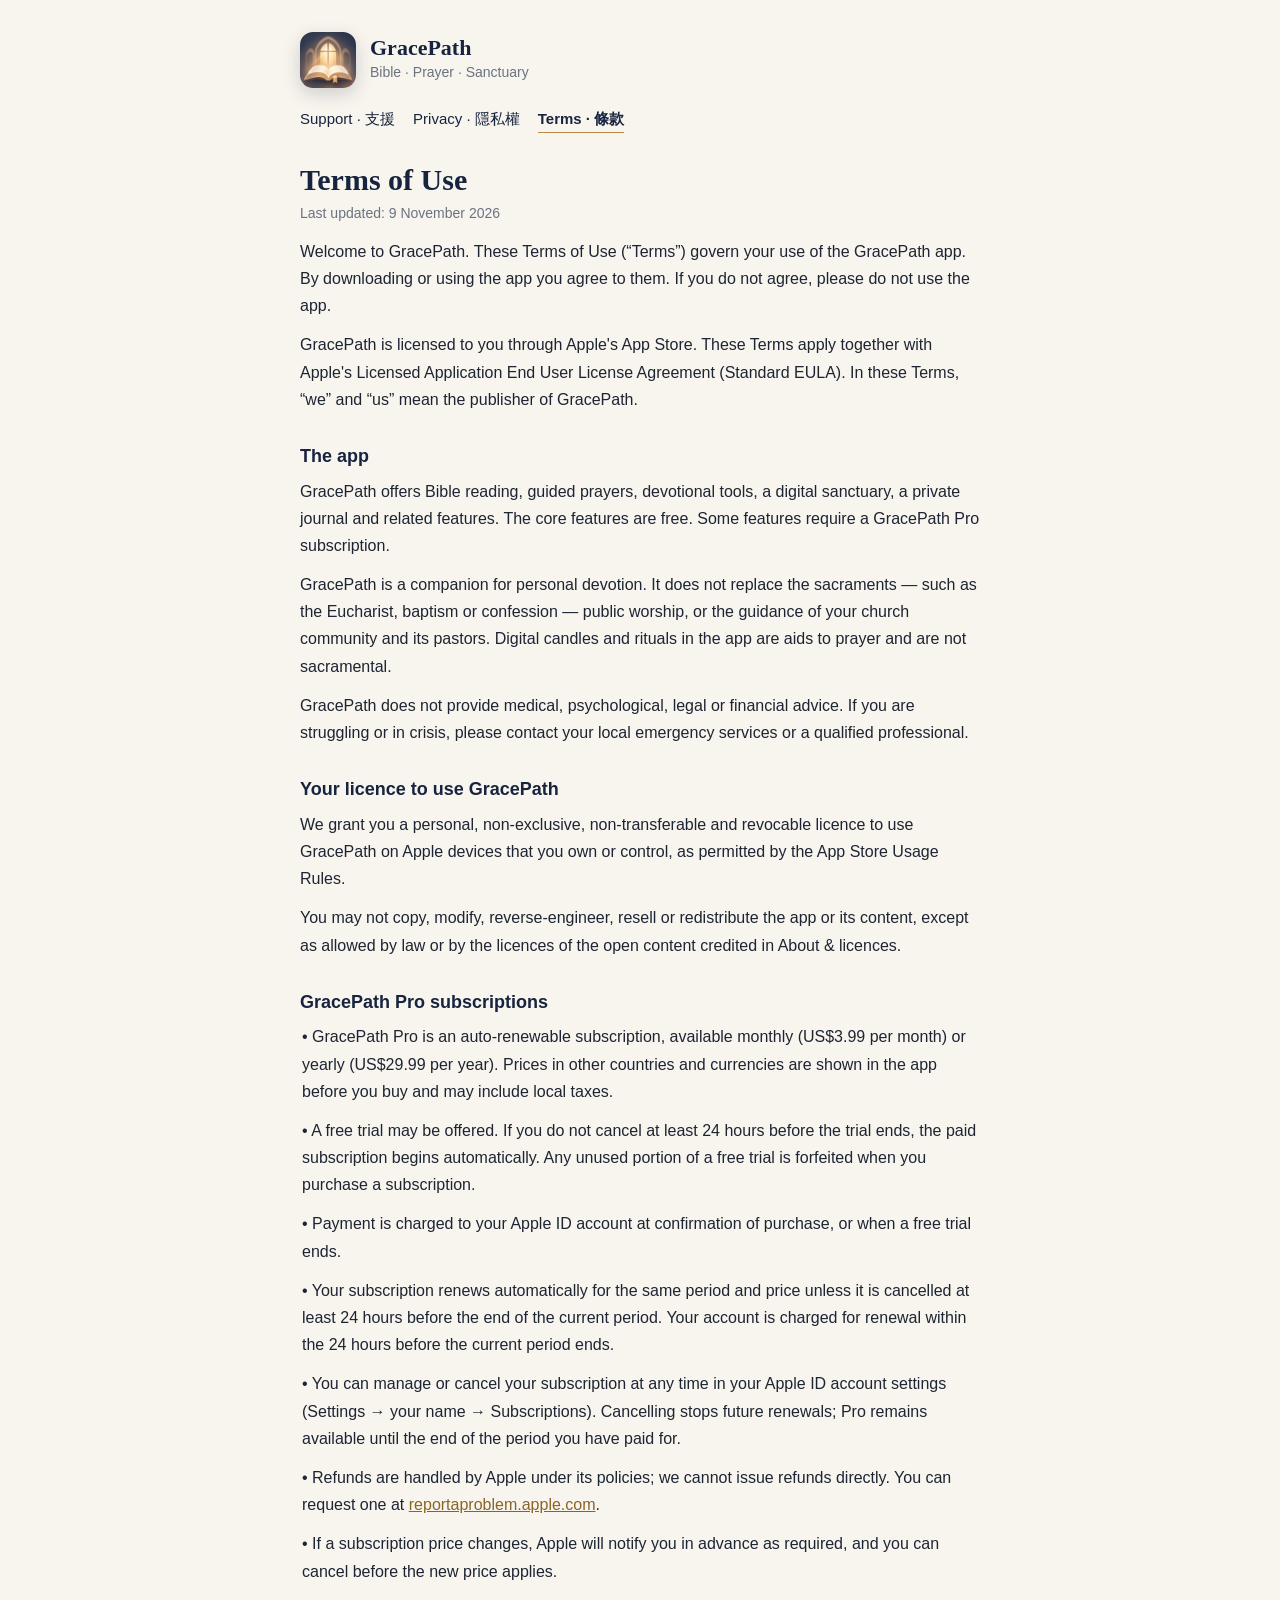
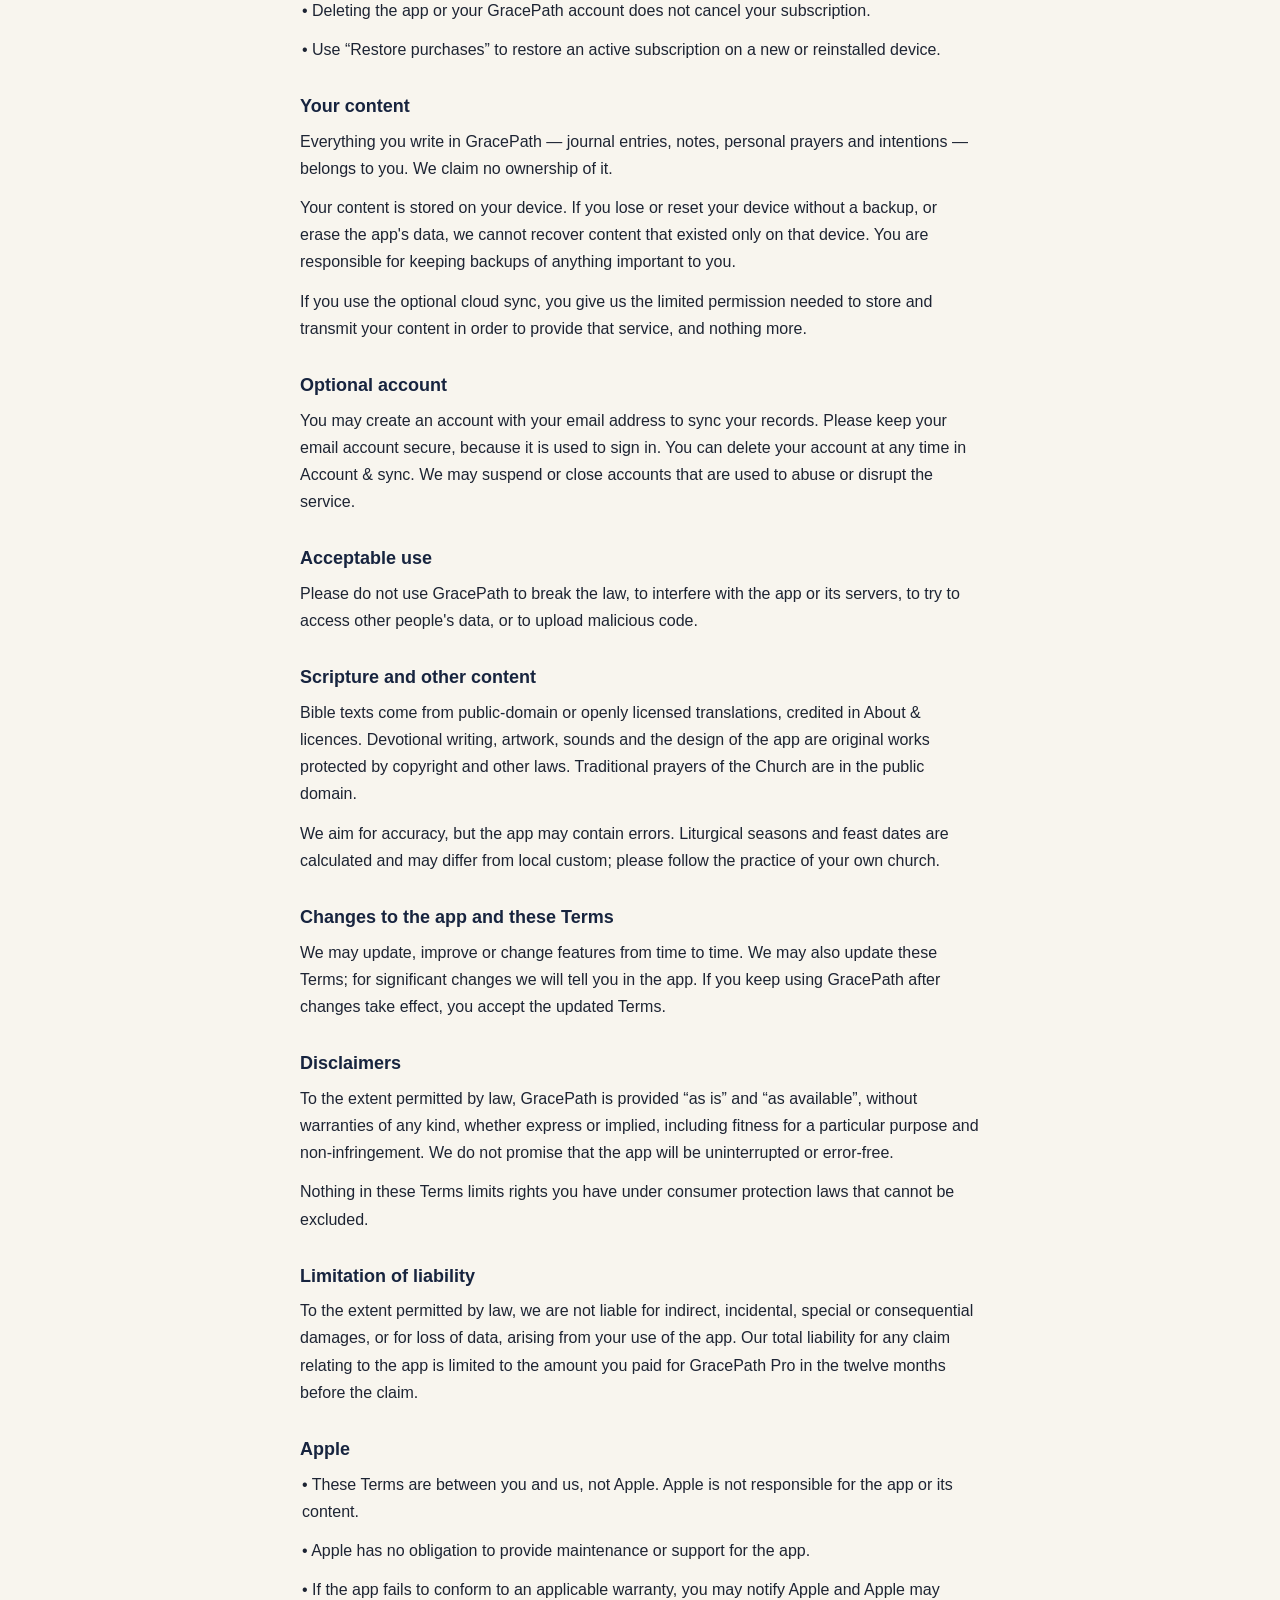
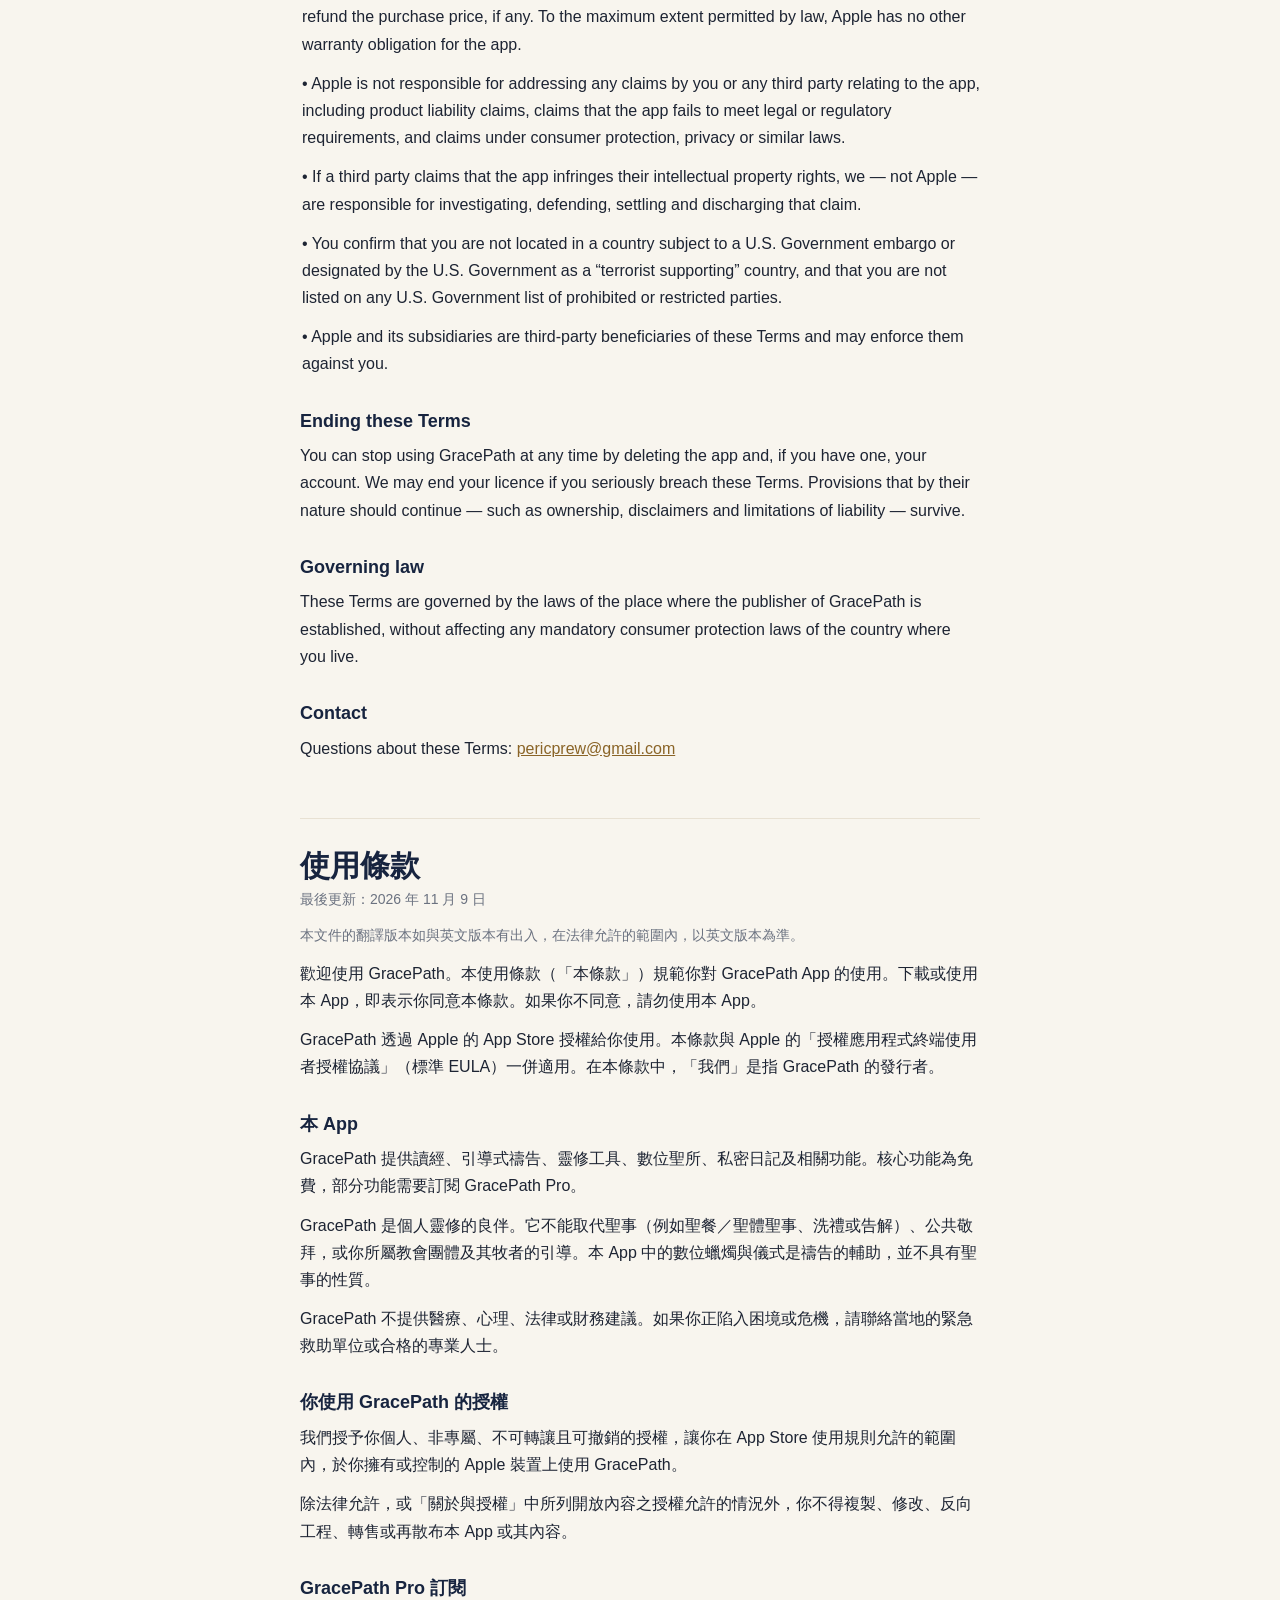
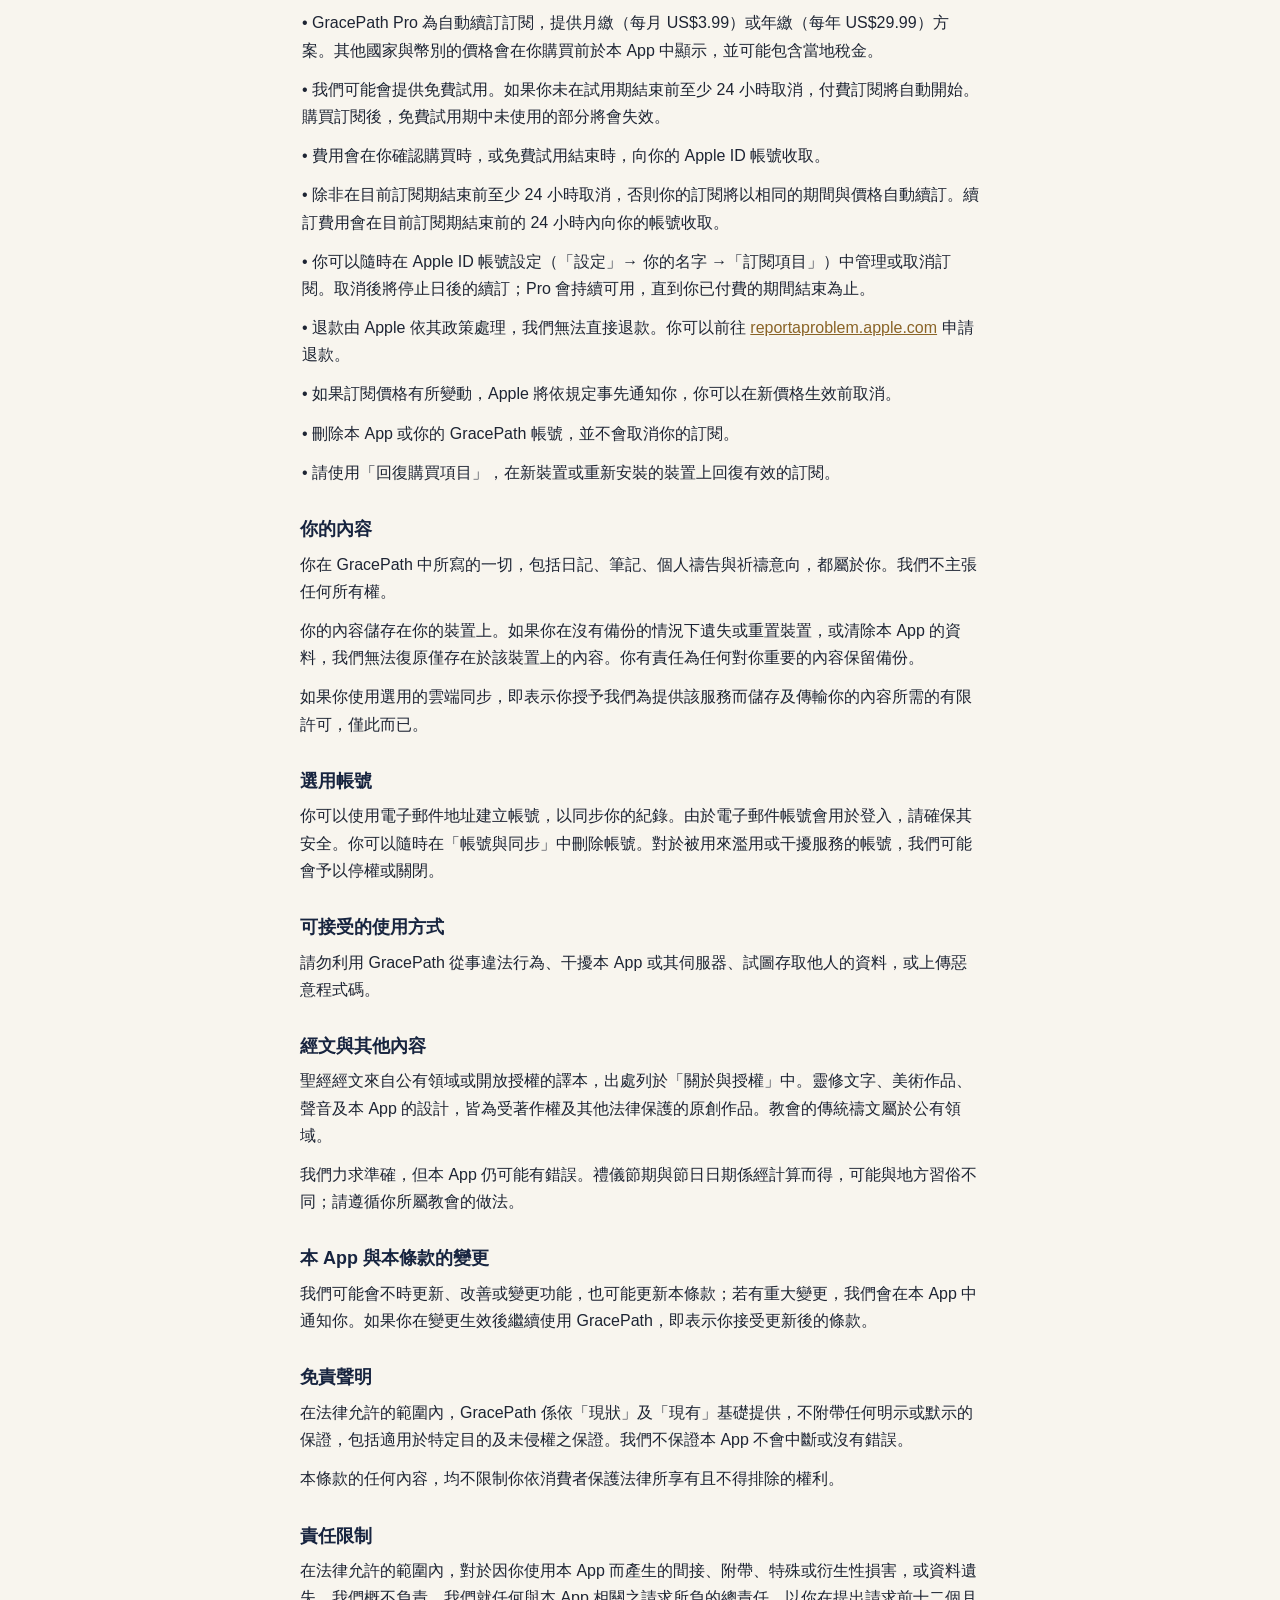
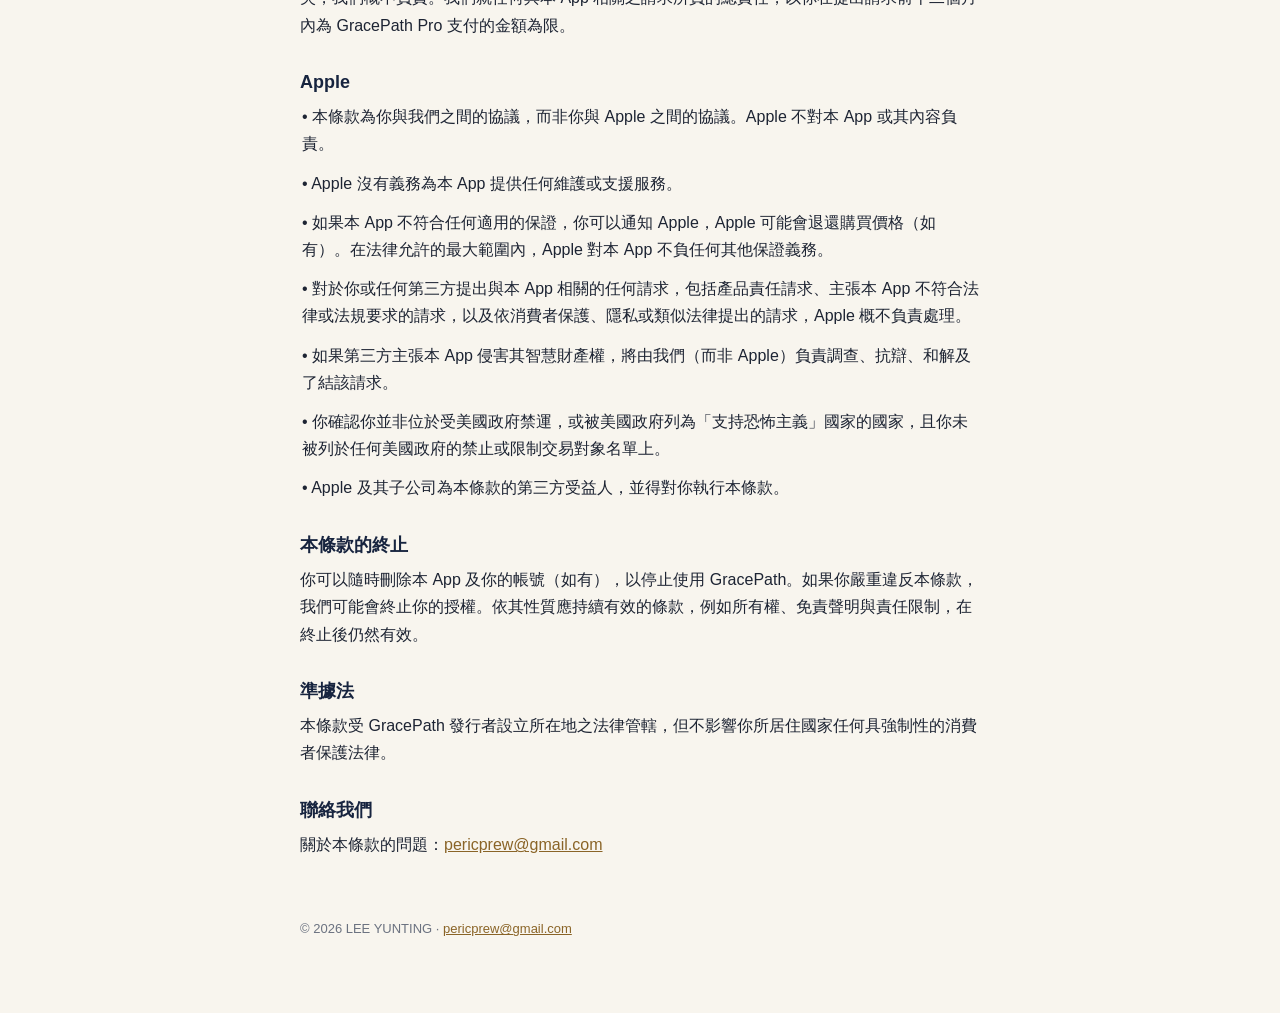
<file: gracepath/terms.html>
<!doctype html>
<html lang="en">
<head>
<meta charset="utf-8">
<meta name="viewport" content="width=device-width,initial-scale=1">
<title>GracePath Terms of Use · 使用條款</title>
<link rel="icon" href="icon.png">
<style>
:root{--paper:#F8F5EE;--card:#FFFFFF;--navy:#17243F;--gold:#B78B43;--ink:#1D2433;--muted:#6B7280;--line:#E8E1D3}
*{box-sizing:border-box}
body{margin:0;background:var(--paper);color:var(--ink);font:16px/1.7 -apple-system,BlinkMacSystemFont,"SF Pro Text","PingFang TC","Noto Sans TC",sans-serif;-webkit-font-smoothing:antialiased}
main{max-width:720px;margin:0 auto;padding:32px 20px 72px}
header{display:flex;align-items:center;gap:14px;margin-bottom:8px}
header img{width:56px;height:56px;border-radius:13px;box-shadow:0 6px 18px rgba(23,36,63,.18)}
header .name{font:600 22px/1.2 "New York","Iowan Old Style",Georgia,serif;color:var(--navy)}
header .tag{color:var(--muted);font-size:14px}
nav{display:flex;flex-wrap:wrap;gap:6px 18px;margin:18px 0 28px;font-size:15px}
nav a{color:var(--navy);text-decoration:none;border-bottom:1px solid transparent}
nav a.on{border-bottom-color:var(--gold);font-weight:600}
h1{font:600 30px/1.25 "New York","Iowan Old Style",Georgia,serif;color:var(--navy);margin:0 0 4px}
h2{font-size:18px;color:var(--navy);margin:28px 0 6px}
p{margin:0 0 12px}
a{color:#8A6427}
.muted{color:var(--muted);font-size:14px}
.card{background:var(--card);border:1px solid var(--line);border-radius:16px;padding:16px 20px;margin:16px 0}
.lang{display:inline-block;margin-top:44px;padding-top:28px;border-top:1px solid var(--line);width:100%}
.bullet{padding-left:2px}
footer{margin-top:48px;color:var(--muted);font-size:13px}
</style>
</head>
<body><main>
<header><img src="icon.png" alt=""><div><div class="name">GracePath</div><div class="tag">Bible · Prayer · Sanctuary</div></div></header>
<nav><a href="index.html">Support · 支援</a><a href="privacy.html">Privacy · 隱私權</a><a href="terms.html" class=on>Terms · 條款</a></nav>
<section lang="en">
<h1>Terms of Use</h1>
<p class="muted">Last updated: 9 November 2026</p>
<p>Welcome to GracePath. These Terms of Use (“Terms”) govern your use of the GracePath app. By downloading or using the app you agree to them. If you do not agree, please do not use the app.</p>
<p>GracePath is licensed to you through Apple's App Store. These Terms apply together with Apple's Licensed Application End User License Agreement (Standard EULA). In these Terms, “we” and “us” mean the publisher of GracePath.</p>
<h2>The app</h2>
<p>GracePath offers Bible reading, guided prayers, devotional tools, a digital sanctuary, a private journal and related features. The core features are free. Some features require a GracePath Pro subscription.</p>
<p>GracePath is a companion for personal devotion. It does not replace the sacraments — such as the Eucharist, baptism or confession — public worship, or the guidance of your church community and its pastors. Digital candles and rituals in the app are aids to prayer and are not sacramental.</p>
<p>GracePath does not provide medical, psychological, legal or financial advice. If you are struggling or in crisis, please contact your local emergency services or a qualified professional.</p>
<h2>Your licence to use GracePath</h2>
<p>We grant you a personal, non-exclusive, non-transferable and revocable licence to use GracePath on Apple devices that you own or control, as permitted by the App Store Usage Rules.</p>
<p>You may not copy, modify, reverse-engineer, resell or redistribute the app or its content, except as allowed by law or by the licences of the open content credited in About &amp; licences.</p>
<h2>GracePath Pro subscriptions</h2>
<p class="bullet">• GracePath Pro is an auto-renewable subscription, available monthly (US$3.99 per month) or yearly (US$29.99 per year). Prices in other countries and currencies are shown in the app before you buy and may include local taxes.</p>
<p class="bullet">• A free trial may be offered. If you do not cancel at least 24 hours before the trial ends, the paid subscription begins automatically. Any unused portion of a free trial is forfeited when you purchase a subscription.</p>
<p class="bullet">• Payment is charged to your Apple ID account at confirmation of purchase, or when a free trial ends.</p>
<p class="bullet">• Your subscription renews automatically for the same period and price unless it is cancelled at least 24 hours before the end of the current period. Your account is charged for renewal within the 24 hours before the current period ends.</p>
<p class="bullet">• You can manage or cancel your subscription at any time in your Apple ID account settings (Settings → your name → Subscriptions). Cancelling stops future renewals; Pro remains available until the end of the period you have paid for.</p>
<p class="bullet">• Refunds are handled by Apple under its policies; we cannot issue refunds directly. You can request one at <a href="https://reportaproblem.apple.com">reportaproblem.apple.com</a>.</p>
<p class="bullet">• If a subscription price changes, Apple will notify you in advance as required, and you can cancel before the new price applies.</p>
<p class="bullet">• Deleting the app or your GracePath account does not cancel your subscription.</p>
<p class="bullet">• Use “Restore purchases” to restore an active subscription on a new or reinstalled device.</p>
<h2>Your content</h2>
<p>Everything you write in GracePath — journal entries, notes, personal prayers and intentions — belongs to you. We claim no ownership of it.</p>
<p>Your content is stored on your device. If you lose or reset your device without a backup, or erase the app's data, we cannot recover content that existed only on that device. You are responsible for keeping backups of anything important to you.</p>
<p>If you use the optional cloud sync, you give us the limited permission needed to store and transmit your content in order to provide that service, and nothing more.</p>
<h2>Optional account</h2>
<p>You may create an account with your email address to sync your records. Please keep your email account secure, because it is used to sign in. You can delete your account at any time in Account &amp; sync. We may suspend or close accounts that are used to abuse or disrupt the service.</p>
<h2>Acceptable use</h2>
<p>Please do not use GracePath to break the law, to interfere with the app or its servers, to try to access other people's data, or to upload malicious code.</p>
<h2>Scripture and other content</h2>
<p>Bible texts come from public-domain or openly licensed translations, credited in About &amp; licences. Devotional writing, artwork, sounds and the design of the app are original works protected by copyright and other laws. Traditional prayers of the Church are in the public domain.</p>
<p>We aim for accuracy, but the app may contain errors. Liturgical seasons and feast dates are calculated and may differ from local custom; please follow the practice of your own church.</p>
<h2>Changes to the app and these Terms</h2>
<p>We may update, improve or change features from time to time. We may also update these Terms; for significant changes we will tell you in the app. If you keep using GracePath after changes take effect, you accept the updated Terms.</p>
<h2>Disclaimers</h2>
<p>To the extent permitted by law, GracePath is provided “as is” and “as available”, without warranties of any kind, whether express or implied, including fitness for a particular purpose and non-infringement. We do not promise that the app will be uninterrupted or error-free.</p>
<p>Nothing in these Terms limits rights you have under consumer protection laws that cannot be excluded.</p>
<h2>Limitation of liability</h2>
<p>To the extent permitted by law, we are not liable for indirect, incidental, special or consequential damages, or for loss of data, arising from your use of the app. Our total liability for any claim relating to the app is limited to the amount you paid for GracePath Pro in the twelve months before the claim.</p>
<h2>Apple</h2>
<p class="bullet">• These Terms are between you and us, not Apple. Apple is not responsible for the app or its content.</p>
<p class="bullet">• Apple has no obligation to provide maintenance or support for the app.</p>
<p class="bullet">• If the app fails to conform to an applicable warranty, you may notify Apple and Apple may refund the purchase price, if any. To the maximum extent permitted by law, Apple has no other warranty obligation for the app.</p>
<p class="bullet">• Apple is not responsible for addressing any claims by you or any third party relating to the app, including product liability claims, claims that the app fails to meet legal or regulatory requirements, and claims under consumer protection, privacy or similar laws.</p>
<p class="bullet">• If a third party claims that the app infringes their intellectual property rights, we — not Apple — are responsible for investigating, defending, settling and discharging that claim.</p>
<p class="bullet">• You confirm that you are not located in a country subject to a U.S. Government embargo or designated by the U.S. Government as a “terrorist supporting” country, and that you are not listed on any U.S. Government list of prohibited or restricted parties.</p>
<p class="bullet">• Apple and its subsidiaries are third-party beneficiaries of these Terms and may enforce them against you.</p>
<h2>Ending these Terms</h2>
<p>You can stop using GracePath at any time by deleting the app and, if you have one, your account. We may end your licence if you seriously breach these Terms. Provisions that by their nature should continue — such as ownership, disclaimers and limitations of liability — survive.</p>
<h2>Governing law</h2>
<p>These Terms are governed by the laws of the place where the publisher of GracePath is established, without affecting any mandatory consumer protection laws of the country where you live.</p>
<h2>Contact</h2>
<p>Questions about these Terms: <a href="mailto:pericprew@gmail.com">pericprew@gmail.com</a></p>
</section>
<section lang="zh-Hant" class="lang">
<h1>使用條款</h1>
<p class="muted">最後更新：2026 年 11 月 9 日</p>
<p class="muted">本文件的翻譯版本如與英文版本有出入，在法律允許的範圍內，以英文版本為準。</p>
<p>歡迎使用 GracePath。本使用條款（「本條款」）規範你對 GracePath App 的使用。下載或使用本 App，即表示你同意本條款。如果你不同意，請勿使用本 App。</p>
<p>GracePath 透過 Apple 的 App Store 授權給你使用。本條款與 Apple 的「授權應用程式終端使用者授權協議」（標準 EULA）一併適用。在本條款中，「我們」是指 GracePath 的發行者。</p>
<h2>本 App</h2>
<p>GracePath 提供讀經、引導式禱告、靈修工具、數位聖所、私密日記及相關功能。核心功能為免費，部分功能需要訂閱 GracePath Pro。</p>
<p>GracePath 是個人靈修的良伴。它不能取代聖事（例如聖餐／聖體聖事、洗禮或告解）、公共敬拜，或你所屬教會團體及其牧者的引導。本 App 中的數位蠟燭與儀式是禱告的輔助，並不具有聖事的性質。</p>
<p>GracePath 不提供醫療、心理、法律或財務建議。如果你正陷入困境或危機，請聯絡當地的緊急救助單位或合格的專業人士。</p>
<h2>你使用 GracePath 的授權</h2>
<p>我們授予你個人、非專屬、不可轉讓且可撤銷的授權，讓你在 App Store 使用規則允許的範圍內，於你擁有或控制的 Apple 裝置上使用 GracePath。</p>
<p>除法律允許，或「關於與授權」中所列開放內容之授權允許的情況外，你不得複製、修改、反向工程、轉售或再散布本 App 或其內容。</p>
<h2>GracePath Pro 訂閱</h2>
<p class="bullet">• GracePath Pro 為自動續訂訂閱，提供月繳（每月 US$3.99）或年繳（每年 US$29.99）方案。其他國家與幣別的價格會在你購買前於本 App 中顯示，並可能包含當地稅金。</p>
<p class="bullet">• 我們可能會提供免費試用。如果你未在試用期結束前至少 24 小時取消，付費訂閱將自動開始。購買訂閱後，免費試用期中未使用的部分將會失效。</p>
<p class="bullet">• 費用會在你確認購買時，或免費試用結束時，向你的 Apple ID 帳號收取。</p>
<p class="bullet">• 除非在目前訂閱期結束前至少 24 小時取消，否則你的訂閱將以相同的期間與價格自動續訂。續訂費用會在目前訂閱期結束前的 24 小時內向你的帳號收取。</p>
<p class="bullet">• 你可以隨時在 Apple ID 帳號設定（「設定」→ 你的名字 →「訂閱項目」）中管理或取消訂閱。取消後將停止日後的續訂；Pro 會持續可用，直到你已付費的期間結束為止。</p>
<p class="bullet">• 退款由 Apple 依其政策處理，我們無法直接退款。你可以前往 <a href="https://reportaproblem.apple.com">reportaproblem.apple.com</a> 申請退款。</p>
<p class="bullet">• 如果訂閱價格有所變動，Apple 將依規定事先通知你，你可以在新價格生效前取消。</p>
<p class="bullet">• 刪除本 App 或你的 GracePath 帳號，並不會取消你的訂閱。</p>
<p class="bullet">• 請使用「回復購買項目」，在新裝置或重新安裝的裝置上回復有效的訂閱。</p>
<h2>你的內容</h2>
<p>你在 GracePath 中所寫的一切，包括日記、筆記、個人禱告與祈禱意向，都屬於你。我們不主張任何所有權。</p>
<p>你的內容儲存在你的裝置上。如果你在沒有備份的情況下遺失或重置裝置，或清除本 App 的資料，我們無法復原僅存在於該裝置上的內容。你有責任為任何對你重要的內容保留備份。</p>
<p>如果你使用選用的雲端同步，即表示你授予我們為提供該服務而儲存及傳輸你的內容所需的有限許可，僅此而已。</p>
<h2>選用帳號</h2>
<p>你可以使用電子郵件地址建立帳號，以同步你的紀錄。由於電子郵件帳號會用於登入，請確保其安全。你可以隨時在「帳號與同步」中刪除帳號。對於被用來濫用或干擾服務的帳號，我們可能會予以停權或關閉。</p>
<h2>可接受的使用方式</h2>
<p>請勿利用 GracePath 從事違法行為、干擾本 App 或其伺服器、試圖存取他人的資料，或上傳惡意程式碼。</p>
<h2>經文與其他內容</h2>
<p>聖經經文來自公有領域或開放授權的譯本，出處列於「關於與授權」中。靈修文字、美術作品、聲音及本 App 的設計，皆為受著作權及其他法律保護的原創作品。教會的傳統禱文屬於公有領域。</p>
<p>我們力求準確，但本 App 仍可能有錯誤。禮儀節期與節日日期係經計算而得，可能與地方習俗不同；請遵循你所屬教會的做法。</p>
<h2>本 App 與本條款的變更</h2>
<p>我們可能會不時更新、改善或變更功能，也可能更新本條款；若有重大變更，我們會在本 App 中通知你。如果你在變更生效後繼續使用 GracePath，即表示你接受更新後的條款。</p>
<h2>免責聲明</h2>
<p>在法律允許的範圍內，GracePath 係依「現狀」及「現有」基礎提供，不附帶任何明示或默示的保證，包括適用於特定目的及未侵權之保證。我們不保證本 App 不會中斷或沒有錯誤。</p>
<p>本條款的任何內容，均不限制你依消費者保護法律所享有且不得排除的權利。</p>
<h2>責任限制</h2>
<p>在法律允許的範圍內，對於因你使用本 App 而產生的間接、附帶、特殊或衍生性損害，或資料遺失，我們概不負責。我們就任何與本 App 相關之請求所負的總責任，以你在提出請求前十二個月內為 GracePath Pro 支付的金額為限。</p>
<h2>Apple</h2>
<p class="bullet">• 本條款為你與我們之間的協議，而非你與 Apple 之間的協議。Apple 不對本 App 或其內容負責。</p>
<p class="bullet">• Apple 沒有義務為本 App 提供任何維護或支援服務。</p>
<p class="bullet">• 如果本 App 不符合任何適用的保證，你可以通知 Apple，Apple 可能會退還購買價格（如有）。在法律允許的最大範圍內，Apple 對本 App 不負任何其他保證義務。</p>
<p class="bullet">• 對於你或任何第三方提出與本 App 相關的任何請求，包括產品責任請求、主張本 App 不符合法律或法規要求的請求，以及依消費者保護、隱私或類似法律提出的請求，Apple 概不負責處理。</p>
<p class="bullet">• 如果第三方主張本 App 侵害其智慧財產權，將由我們（而非 Apple）負責調查、抗辯、和解及了結該請求。</p>
<p class="bullet">• 你確認你並非位於受美國政府禁運，或被美國政府列為「支持恐怖主義」國家的國家，且你未被列於任何美國政府的禁止或限制交易對象名單上。</p>
<p class="bullet">• Apple 及其子公司為本條款的第三方受益人，並得對你執行本條款。</p>
<h2>本條款的終止</h2>
<p>你可以隨時刪除本 App 及你的帳號（如有），以停止使用 GracePath。如果你嚴重違反本條款，我們可能會終止你的授權。依其性質應持續有效的條款，例如所有權、免責聲明與責任限制，在終止後仍然有效。</p>
<h2>準據法</h2>
<p>本條款受 GracePath 發行者設立所在地之法律管轄，但不影響你所居住國家任何具強制性的消費者保護法律。</p>
<h2>聯絡我們</h2>
<p>關於本條款的問題：<a href="mailto:pericprew@gmail.com">pericprew@gmail.com</a></p>
</section>
<footer>© 2026 LEE YUNTING · <a href="mailto:pericprew@gmail.com">pericprew@gmail.com</a></footer>
</main></body></html>
</file>
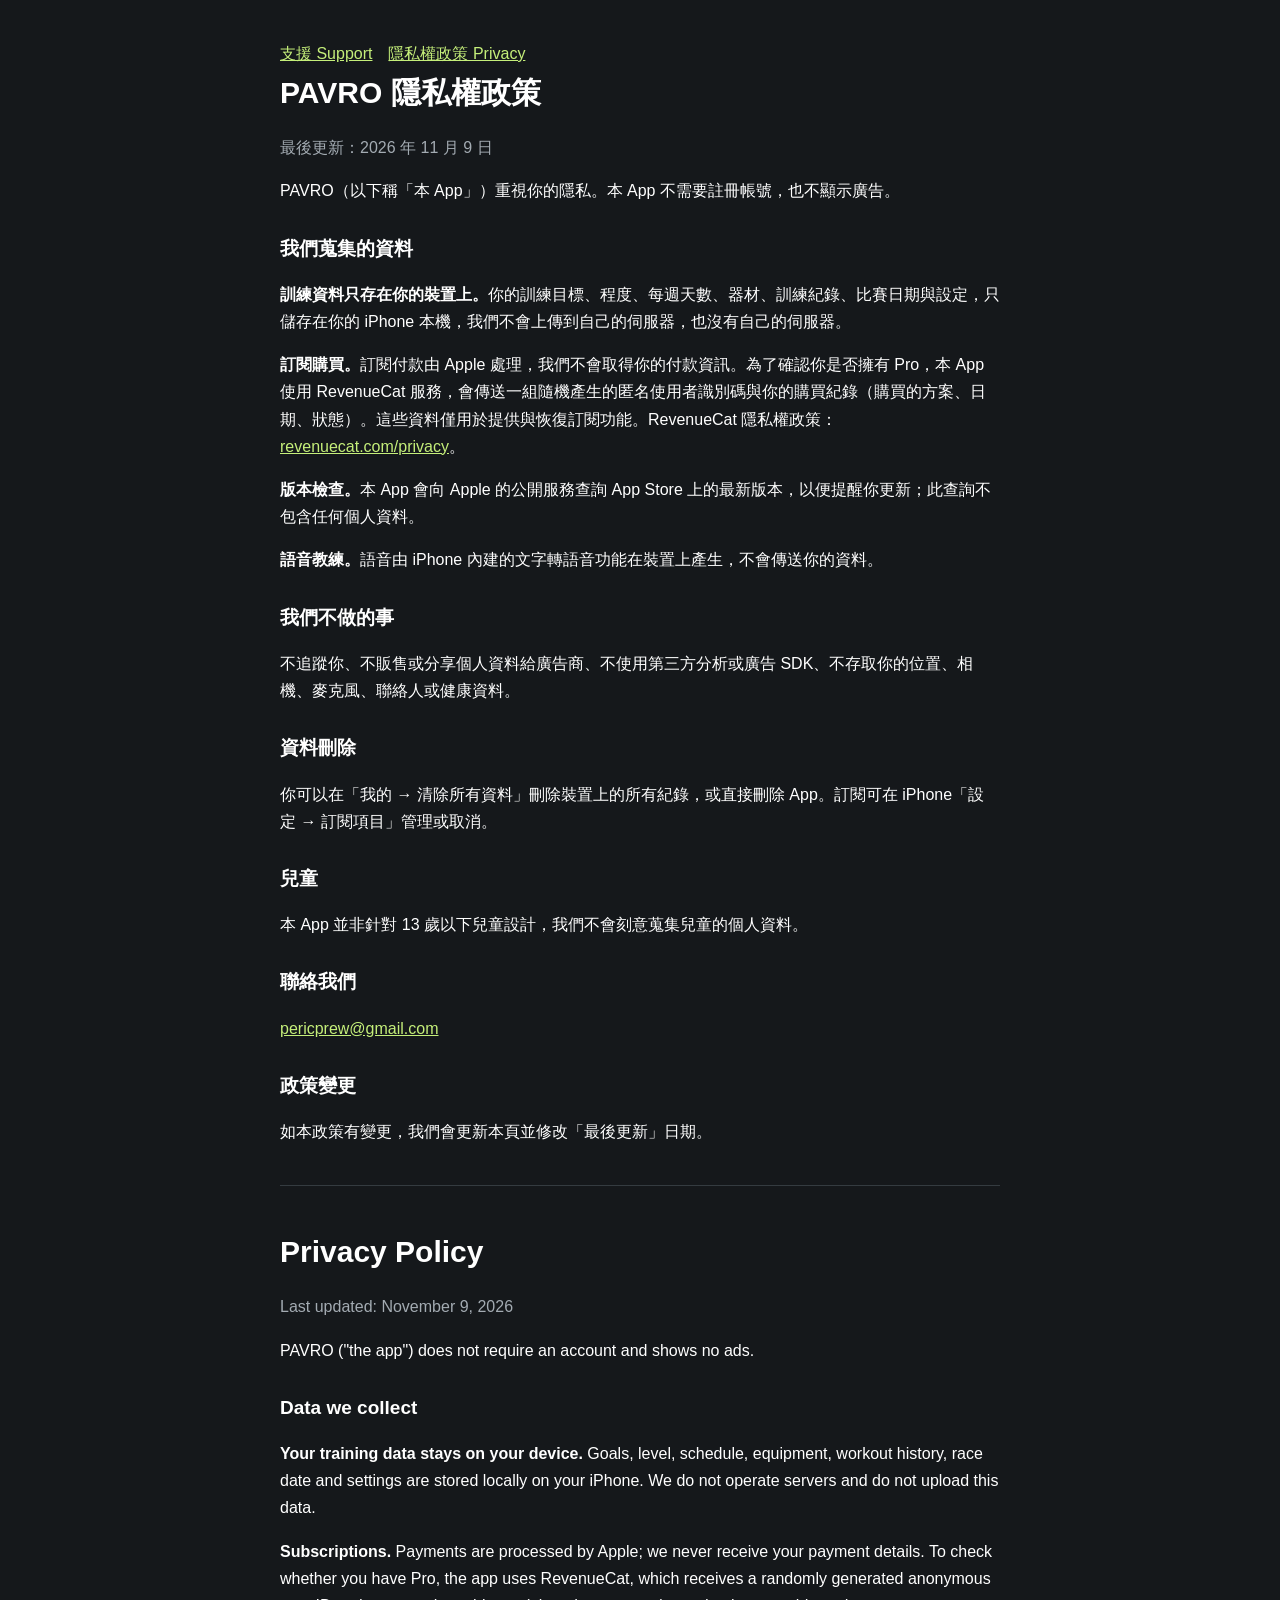
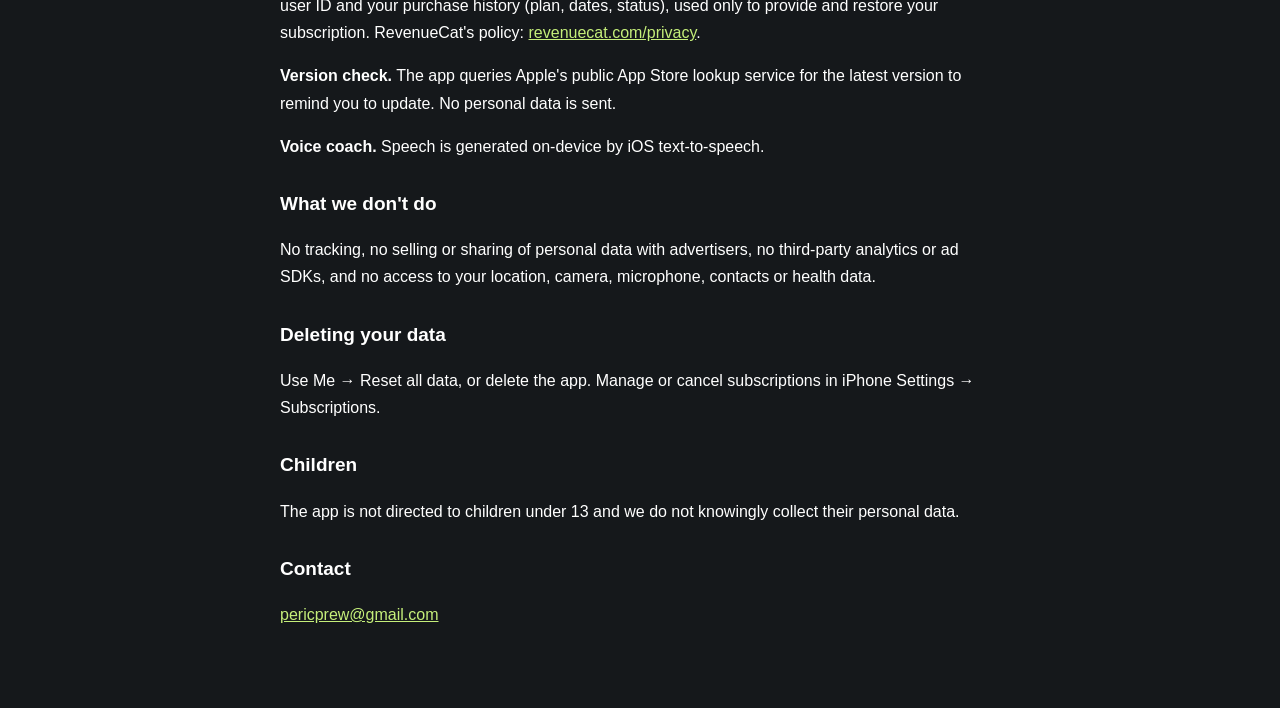
<file: pavro/privacy.html>
<!doctype html>
<html lang="zh-Hant">
<head>
<meta charset="utf-8">
<meta name="viewport" content="width=device-width,initial-scale=1">
<title>PAVRO 隱私權政策 Privacy Policy</title>
<style>
body{margin:0;background:#15181B;color:#fff;font:16px/1.7 -apple-system,BlinkMacSystemFont,"PingFang TC","Noto Sans TC",sans-serif}
main{max-width:720px;margin:0 auto;padding:40px 20px 64px}
h1{font-size:30px;margin:0 0 4px}h2{font-size:19px;margin:28px 0 8px}
a{color:#C5EF7A}.muted{color:#A3ABB2}nav a{margin-right:16px}hr{border:0;border-top:1px solid #343B40;margin:40px 0}
</style>
</head>
<body><main>
<nav><a href="./">支援 Support</a><a href="privacy.html">隱私權政策 Privacy</a></nav>
<h1>PAVRO 隱私權政策</h1>
<p class="muted">最後更新：2026 年 11 月 9 日</p>
<p>PAVRO（以下稱「本 App」）重視你的隱私。本 App 不需要註冊帳號，也不顯示廣告。</p>
<h2>我們蒐集的資料</h2>
<p><b>訓練資料只存在你的裝置上。</b>你的訓練目標、程度、每週天數、器材、訓練紀錄、比賽日期與設定，只儲存在你的 iPhone 本機，我們不會上傳到自己的伺服器，也沒有自己的伺服器。</p>
<p><b>訂閱購買。</b>訂閱付款由 Apple 處理，我們不會取得你的付款資訊。為了確認你是否擁有 Pro，本 App 使用 RevenueCat 服務，會傳送一組隨機產生的匿名使用者識別碼與你的購買紀錄（購買的方案、日期、狀態）。這些資料僅用於提供與恢復訂閱功能。RevenueCat 隱私權政策：<a href="https://www.revenuecat.com/privacy">revenuecat.com/privacy</a>。</p>
<p><b>版本檢查。</b>本 App 會向 Apple 的公開服務查詢 App Store 上的最新版本，以便提醒你更新；此查詢不包含任何個人資料。</p>
<p><b>語音教練。</b>語音由 iPhone 內建的文字轉語音功能在裝置上產生，不會傳送你的資料。</p>
<h2>我們不做的事</h2>
<p>不追蹤你、不販售或分享個人資料給廣告商、不使用第三方分析或廣告 SDK、不存取你的位置、相機、麥克風、聯絡人或健康資料。</p>
<h2>資料刪除</h2>
<p>你可以在「我的 → 清除所有資料」刪除裝置上的所有紀錄，或直接刪除 App。訂閱可在 iPhone「設定 → 訂閱項目」管理或取消。</p>
<h2>兒童</h2>
<p>本 App 並非針對 13 歲以下兒童設計，我們不會刻意蒐集兒童的個人資料。</p>
<h2>聯絡我們</h2>
<p><a href="mailto:pericprew@gmail.com">pericprew@gmail.com</a></p>
<h2>政策變更</h2>
<p>如本政策有變更，我們會更新本頁並修改「最後更新」日期。</p>

<hr>
<h1>Privacy Policy</h1>
<p class="muted">Last updated: November 9, 2026</p>
<p>PAVRO ("the app") does not require an account and shows no ads.</p>
<h2>Data we collect</h2>
<p><b>Your training data stays on your device.</b> Goals, level, schedule, equipment, workout history, race date and settings are stored locally on your iPhone. We do not operate servers and do not upload this data.</p>
<p><b>Subscriptions.</b> Payments are processed by Apple; we never receive your payment details. To check whether you have Pro, the app uses RevenueCat, which receives a randomly generated anonymous user ID and your purchase history (plan, dates, status), used only to provide and restore your subscription. RevenueCat's policy: <a href="https://www.revenuecat.com/privacy">revenuecat.com/privacy</a>.</p>
<p><b>Version check.</b> The app queries Apple's public App Store lookup service for the latest version to remind you to update. No personal data is sent.</p>
<p><b>Voice coach.</b> Speech is generated on-device by iOS text-to-speech.</p>
<h2>What we don't do</h2>
<p>No tracking, no selling or sharing of personal data with advertisers, no third-party analytics or ad SDKs, and no access to your location, camera, microphone, contacts or health data.</p>
<h2>Deleting your data</h2>
<p>Use Me → Reset all data, or delete the app. Manage or cancel subscriptions in iPhone Settings → Subscriptions.</p>
<h2>Children</h2>
<p>The app is not directed to children under 13 and we do not knowingly collect their personal data.</p>
<h2>Contact</h2>
<p><a href="mailto:pericprew@gmail.com">pericprew@gmail.com</a></p>
</main></body></html>
</file>
<file: site.css>
/* POP! info pages: warm paper, butter accent, same rounded type as the game. */
:root{
  --paper:#fbf3e3;
  --card:#fffaf0;
  --ink:#3b2a1e;
  --ink-soft:#76583c;
  --butter:#ffd95a;
  --butter-deep:#d9a92a;
  --wood:#7d4b28;
  --line:#ead9b8;
  --font-ui:"Chiron GoRound TC","PingFang TC","Microsoft JhengHei","Noto Sans TC",sans-serif;
  --font-pop:"Lilita One","Chiron GoRound TC","Arial Rounded MT Bold",sans-serif;
  color-scheme:light;
}
*{box-sizing:border-box}
html{background:var(--paper)}
body{margin:0;background:var(--paper);color:var(--ink);font-family:var(--font-ui);font-size:16px;line-height:1.75;-webkit-text-size-adjust:100%}
a{color:#9a5a12;text-underline-offset:3px}
a:focus-visible{outline:3px solid var(--ink);outline-offset:2px;border-radius:4px}
.wrap{max-width:680px;margin:0 auto;padding-left:max(18px,env(safe-area-inset-left,0px));padding-right:max(18px,env(safe-area-inset-right,0px))}
header.site{background:var(--wood);color:#fff8ea;padding-top:env(safe-area-inset-top,0px)}
header.site .wrap{display:flex;align-items:center;justify-content:space-between;gap:12px;flex-wrap:wrap;padding-block:12px}
.brand{font-family:var(--font-pop);font-size:30px;letter-spacing:.03em;color:var(--butter);text-decoration:none;text-shadow:0 2px 0 #4a2a10;line-height:1}
nav.links{display:flex;gap:6px;flex-wrap:wrap}
nav.links a{color:#fff8ea;text-decoration:none;font-weight:700;font-size:14px;padding:6px 12px;border-radius:999px}
nav.links a[aria-current="page"]{background:rgba(255,248,234,.16)}
main{padding-block:28px 40px}
h1{font-size:30px;line-height:1.3;margin:0 0 6px;text-wrap:balance}
h2{font-size:20px;margin:34px 0 8px;text-wrap:balance}
h3{font-size:17px;margin:22px 0 4px;text-wrap:balance}
h3+p{margin-top:0}
.meta{color:var(--ink-soft);font-size:14px;margin:0 0 18px}
.lead{font-size:17px;color:var(--ink-soft);margin:0 0 20px}
ol.steps{list-style:none;padding:0;margin:0;display:grid;gap:10px;counter-reset:s}
ol.steps li{counter-increment:s;background:var(--card);border:1.5px solid var(--line);border-radius:16px;padding:12px 14px 12px 54px;position:relative;min-width:0}
ol.steps li::before{content:counter(s);position:absolute;left:14px;top:12px;width:28px;height:28px;border-radius:50%;background:var(--butter);box-shadow:0 2px 0 var(--butter-deep);display:flex;align-items:center;justify-content:center;font-weight:900;font-size:15px;line-height:1}
ol.steps b{display:block}
.table-scroll{overflow-x:auto;margin:6px 0}
table{border-collapse:collapse;width:100%;font-size:15px}
td:first-child{white-space:nowrap}
th,td{text-align:left;padding:9px 10px;border-bottom:1.5px solid var(--line);vertical-align:top}
th{font-size:13px;letter-spacing:.06em;color:var(--ink-soft)}
td.num{font-variant-numeric:tabular-nums;white-space:nowrap}
.dot{display:inline-block;width:10px;height:10px;border-radius:50%;margin-right:6px;vertical-align:baseline}
ul.tips{padding-left:1.2em;margin:6px 0}
ul.tips li{margin:4px 0}
.cta{display:inline-block;margin-top:8px;background:var(--butter);color:var(--ink);font-weight:900;text-decoration:none;padding:12px 26px;border-radius:16px;box-shadow:0 4px 0 var(--butter-deep);letter-spacing:.04em}
.cta:active{transform:translateY(2px);box-shadow:0 2px 0 var(--butter-deep)}
.note{background:var(--card);border:1.5px dashed #e0b84a;border-radius:14px;padding:12px 14px;margin:14px 0}
footer.site{border-top:1.5px solid var(--line);color:var(--ink-soft);font-size:14px;padding-bottom:env(safe-area-inset-bottom,0px)}
footer.site .wrap{display:flex;gap:16px;flex-wrap:wrap;padding-block:18px}
</file>
